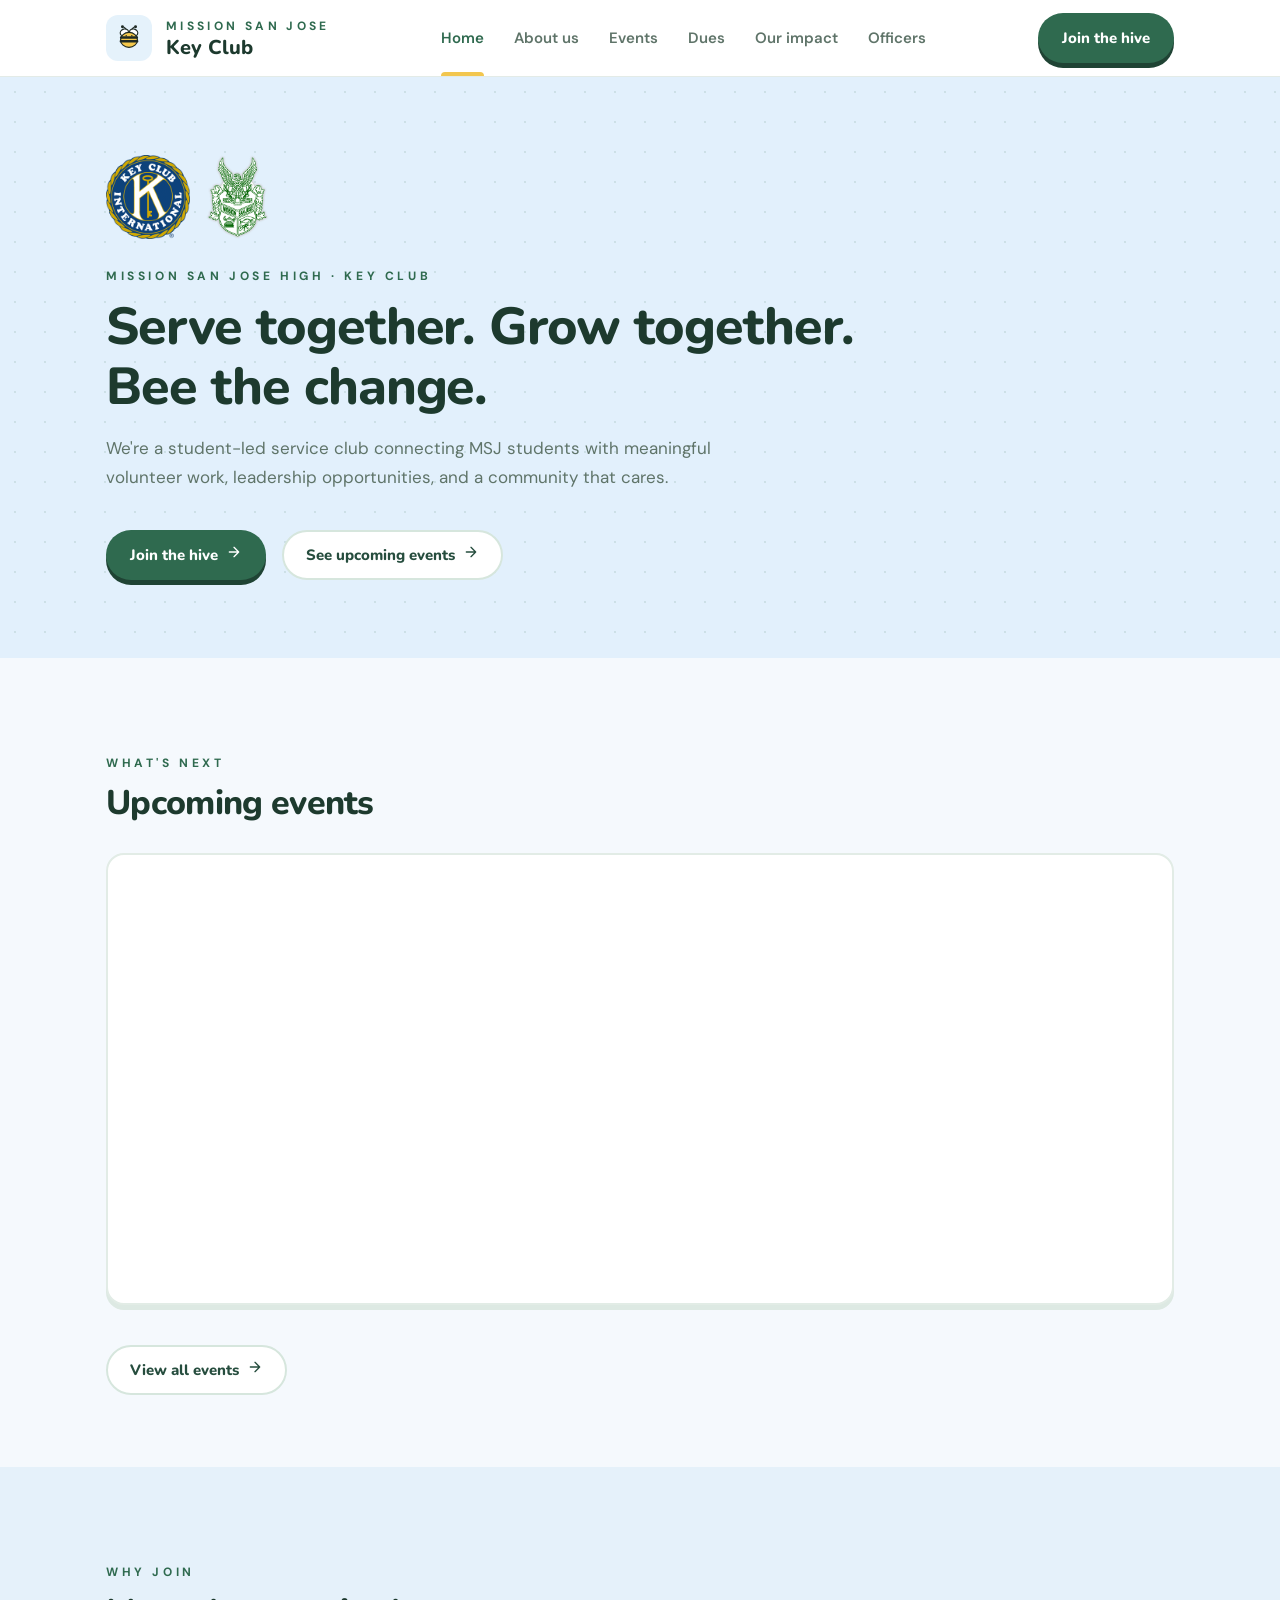
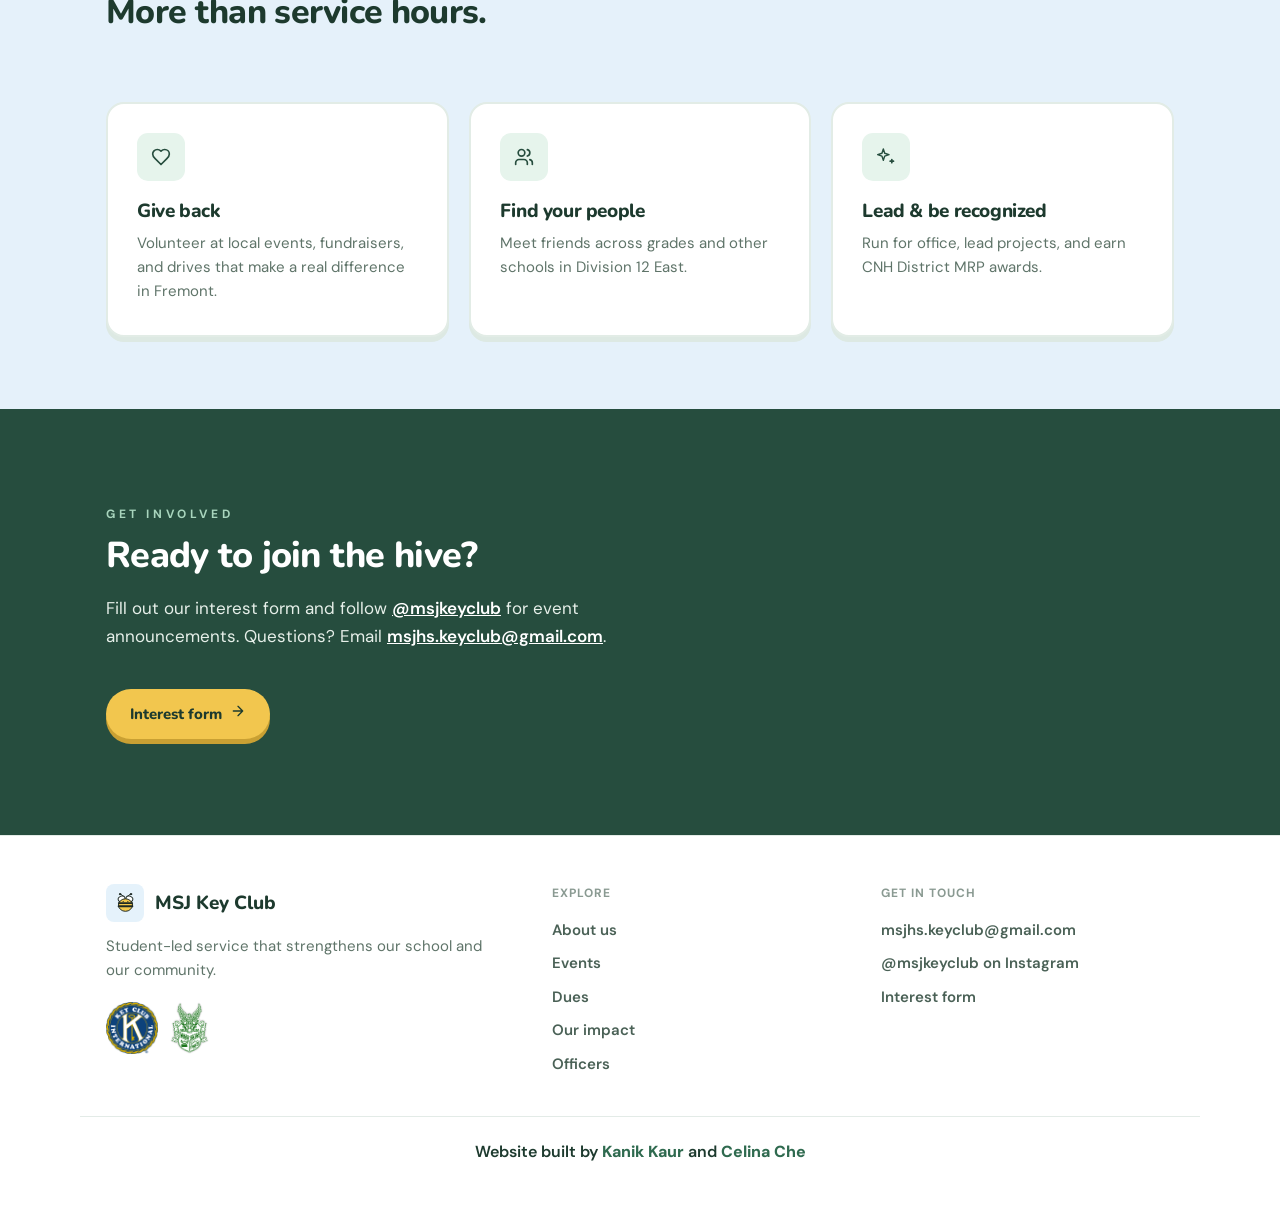
<file: index.html>
<!doctype html>
<html lang="en">
<head>
  <meta charset="utf-8">
  <meta name="viewport" content="width=device-width, initial-scale=1">
  <title>MSJ Key Club</title>
  <meta name="description" content="Mission San Jose High School Key Club — student-led service that strengthens our school and our community.">
  <link rel="icon" href="assets/bee.svg">
  <link rel="preconnect" href="https://fonts.googleapis.com"><link rel="preconnect" href="https://fonts.gstatic.com" crossorigin>
  <link href="https://fonts.googleapis.com/css2?family=DM+Sans:wght@400;500;600;700&family=Nunito:wght@700;800;900&display=swap" rel="stylesheet">
  <script>document.write('<link rel="stylesheet" href="styles.css?t=' + Math.floor(Date.now() / 60000) + '">');</script>
  <noscript><link rel="stylesheet" href="styles.css"></noscript>
</head>
<body data-page="home">
  <main>
    <section class="hero">
      <div class="container">
        <div class="logo-row">
          <img src="assets/key-club-international.png" alt="Key Club International logo">
          <img src="assets/msj-crest.png" alt="Mission San Jose High School crest">
        </div>
        <p class="eyebrow">Mission San Jose High · Key Club</p>
        <h1>Serve together. Grow together. Bee the change.</h1>
        <p class="lead">We're a student-led service club connecting MSJ students with meaningful volunteer work, leadership opportunities, and a community that cares.</p>
        <div class="btn-row">
          <a class="btn btn-primary" data-link="joinForm" target="_blank" rel="noopener">Join the hive <span data-icon="arrow"></span></a>
          <a class="btn btn-outline" href="events.html">See upcoming events <span data-icon="arrow"></span></a>
        </div>
      </div>
    </section>

    <section class="section">
      <div class="container">
        <p class="eyebrow">What's next</p>
        <h2>Upcoming events</h2>
        <div class="event-list" id="next-events"></div>
        <div class="btn-row" style="margin-top:40px"><a class="btn btn-outline" href="events.html">View all events <span data-icon="arrow"></span></a></div>
      </div>
    </section>

    <section class="section section-tint">
      <div class="container">
        <p class="eyebrow">Why join</p>
        <h2>More than service hours.</h2>
        <div class="grid-3" style="margin-top:70px">
          <div class="card reveal"><div class="icon-chip" data-icon="heart"></div><h3>Give back</h3><p>Volunteer at local events, fundraisers, and drives that make a real difference in Fremont.</p></div>
          <div class="card reveal"><div class="icon-chip" data-icon="users"></div><h3>Find your people</h3><p>Meet friends across grades and other schools in Division 12 East.</p></div>
          <div class="card reveal"><div class="icon-chip" data-icon="sparkles"></div><h3>Lead & be recognized</h3><p>Run for office, lead projects, and earn CNH District MRP awards.</p></div>
        </div>
      </div>
    </section>

    <section class="contact">
      <div class="container">
        <p class="eyebrow">Get involved</p>
        <h2>Ready to join the hive?</h2>
        <p class="lead">Fill out our interest form and follow <a href="https://www.instagram.com/msjkeyclub/" target="_blank" rel="noopener" style="color:#fff">@msjkeyclub</a> for event announcements. Questions? Email <a href="mailto:msjhs.keyclub@gmail.com" style="color:#fff">msjhs.keyclub@gmail.com</a>.</p>
        <div class="btn-row"><a class="btn btn-primary" style="background:var(--yellow);color:var(--ink);box-shadow:0 5px 0 #c9a033" data-link="joinForm" target="_blank" rel="noopener">Interest form <span data-icon="arrow"></span></a></div>
      </div>
    </section>
  </main>

  <script>
    // Load the shared content/menu files fresh (at most 1 minute old) so updates show up right away
    (function () { var v = Math.floor(Date.now() / 60000);
      document.write('<script src="data.js?t=' + v + '"><\/script><script src="main.js?t=' + v + '"><\/script>'); })();
  </script>
  <script>
    document.getElementById("next-events").innerHTML = KC.calendar("AGENDA", 420);
  </script>
</body>
</html>
</file>
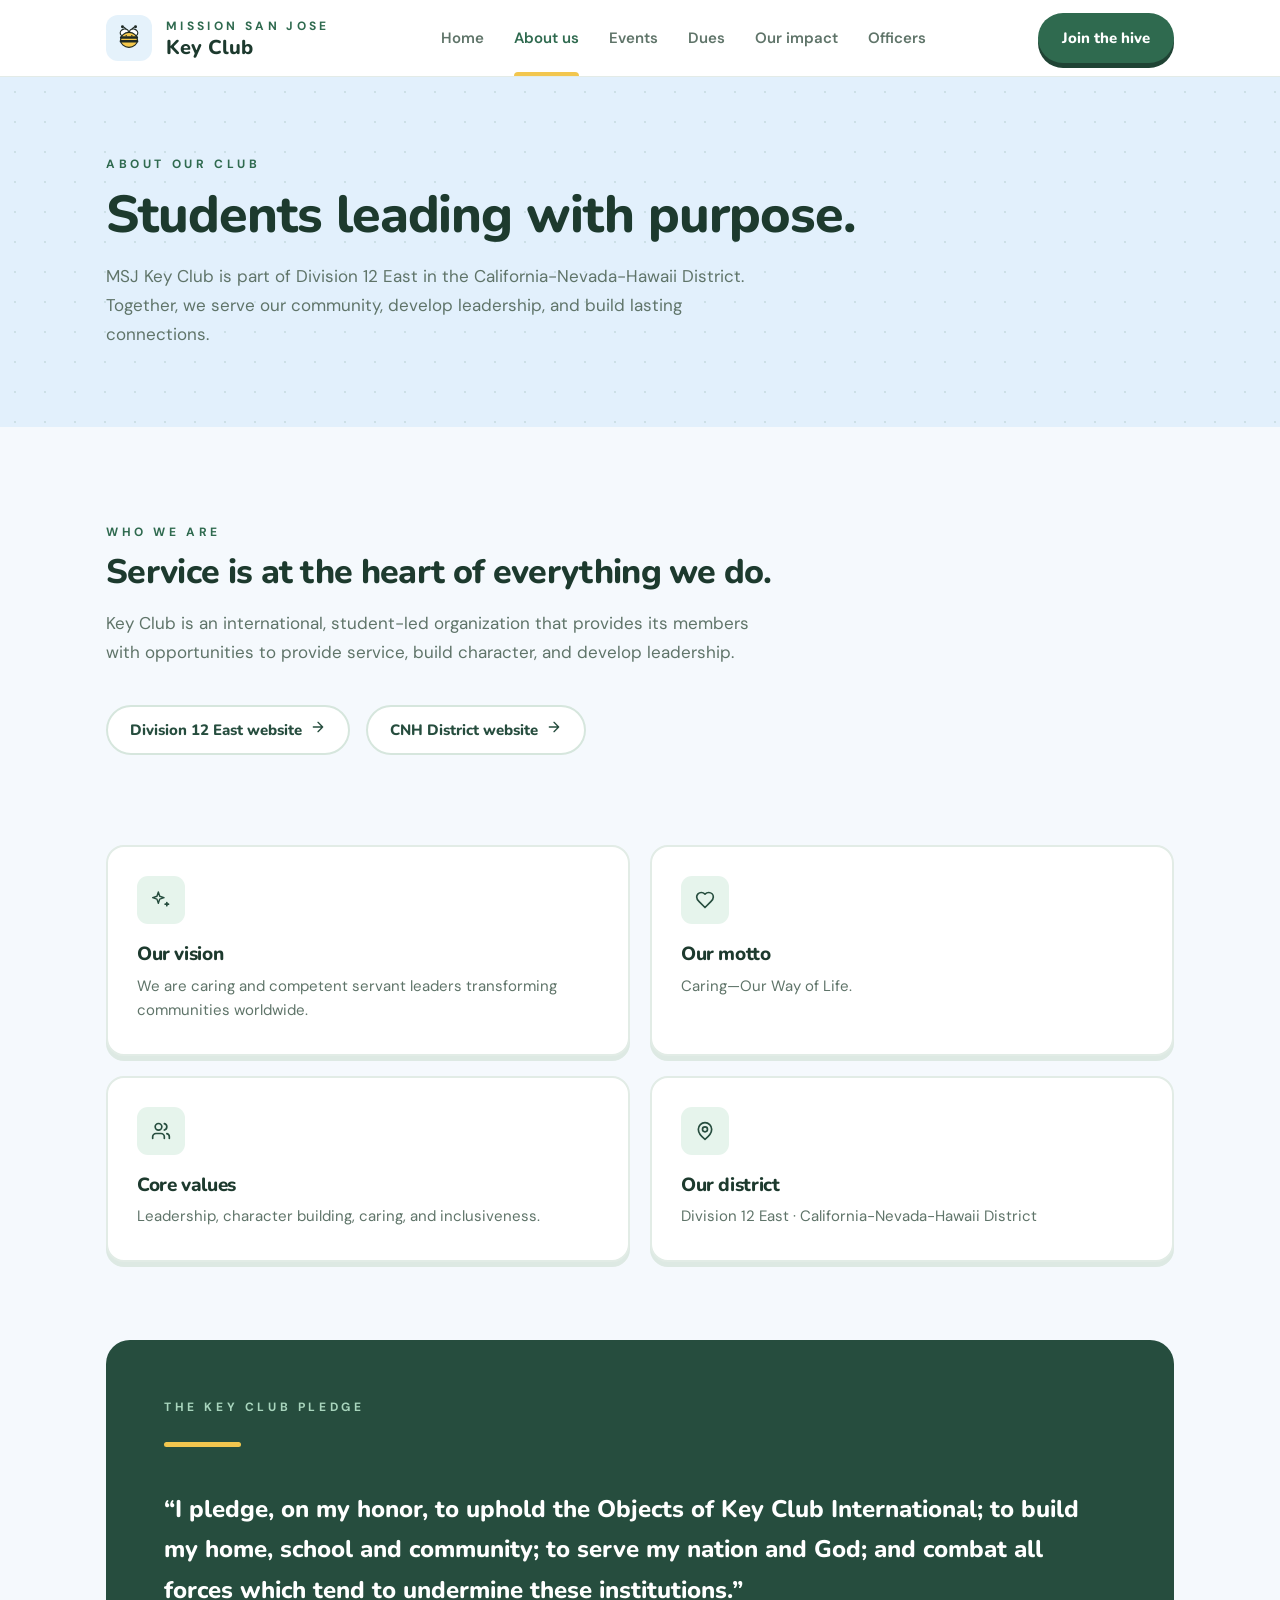
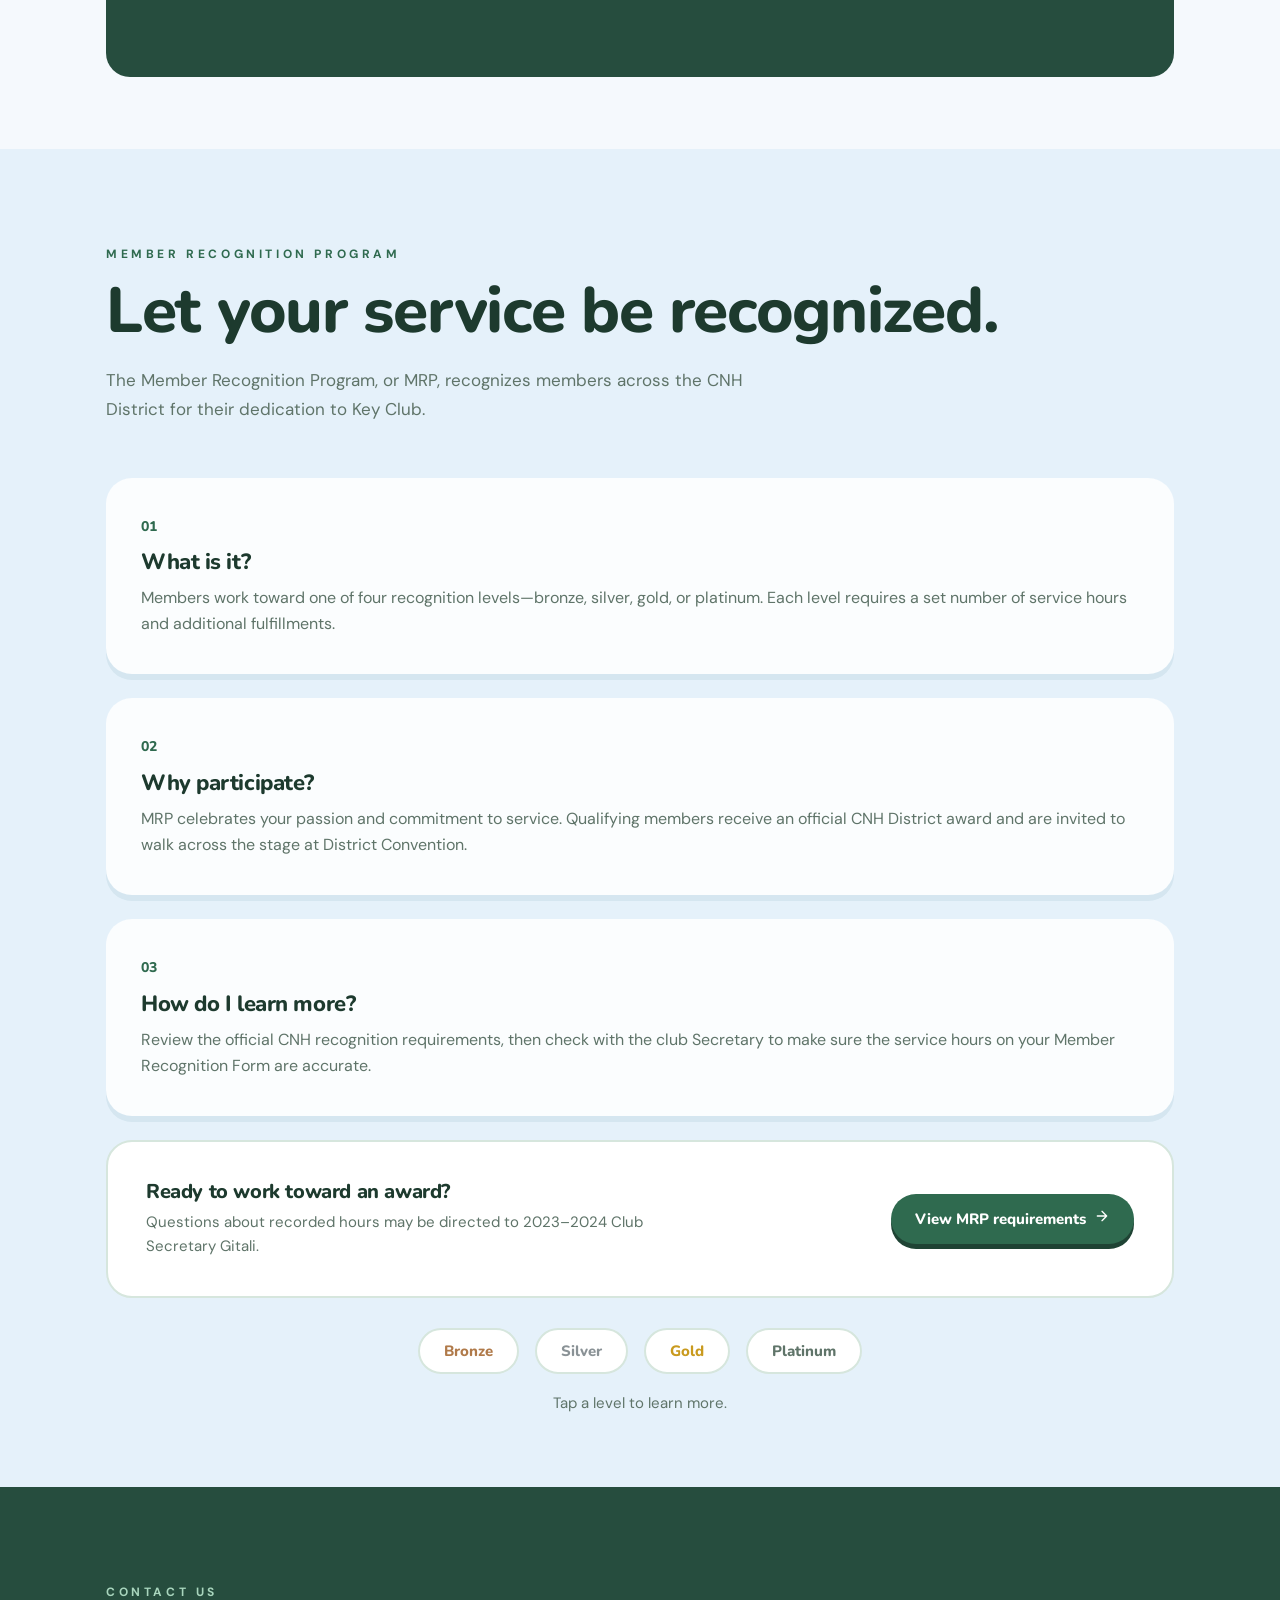
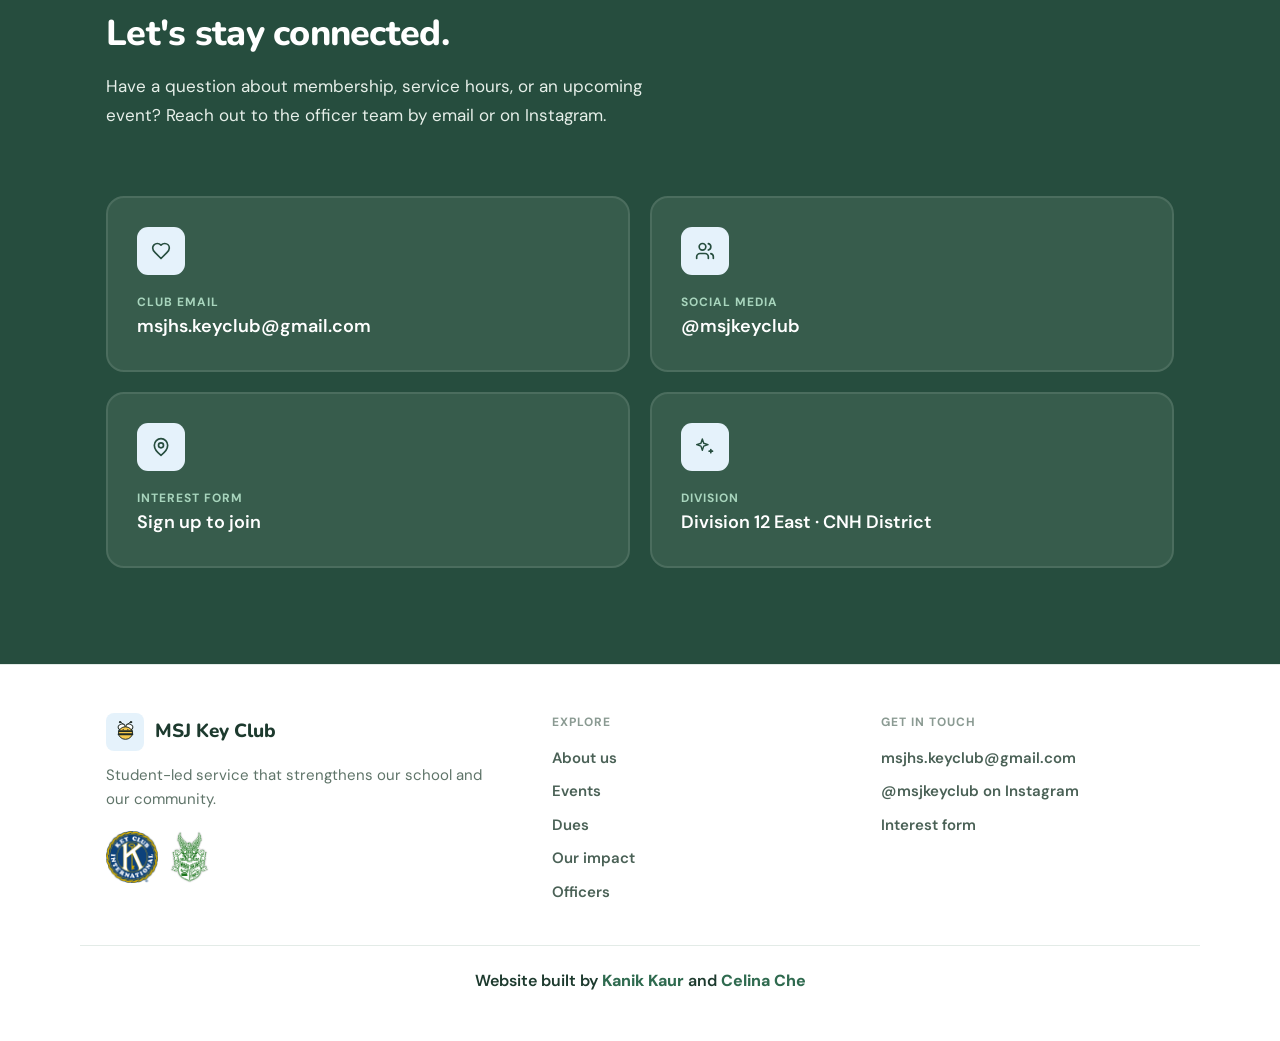
<file: about.html>
<!doctype html>
<html lang="en">
<head>
  <meta charset="utf-8">
  <meta name="viewport" content="width=device-width, initial-scale=1">
  <title>About Us · MSJ Key Club</title>
  <meta name="description" content="About Mission San Jose Key Club — Division 12 East, California-Nevada-Hawaii District.">
  <link rel="icon" href="assets/bee.svg">
  <link rel="preconnect" href="https://fonts.googleapis.com"><link rel="preconnect" href="https://fonts.gstatic.com" crossorigin>
  <link href="https://fonts.googleapis.com/css2?family=DM+Sans:wght@400;500;600;700&family=Nunito:wght@700;800;900&display=swap" rel="stylesheet">
  <script>document.write('<link rel="stylesheet" href="styles.css?t=' + Math.floor(Date.now() / 60000) + '">');</script>
  <noscript><link rel="stylesheet" href="styles.css"></noscript>
</head>
<body data-page="about">
  <main>
    <section class="hero">
      <div class="container">
        <p class="eyebrow">About our club</p>
        <h1>Students leading with purpose.</h1>
        <p class="lead">MSJ Key Club is part of Division 12 East in the California-Nevada-Hawaii District. Together, we serve our community, develop leadership, and build lasting connections.</p>
      </div>
    </section>

    <section class="section">
      <div class="container">
        <p class="eyebrow">Who we are</p>
        <h2>Service is at the heart of everything we do.</h2>
        <p class="lead">Key Club is an international, student-led organization that provides its members with opportunities to provide service, build character, and develop leadership.</p>
        <div class="btn-row">
          <a class="btn btn-outline" data-link="division" target="_blank" rel="noopener">Division 12 East website <span data-icon="arrow"></span></a>
          <a class="btn btn-outline" data-link="district" target="_blank" rel="noopener">CNH District website <span data-icon="arrow"></span></a>
        </div>

        <div class="grid-2" style="margin-top:90px">
          <div class="card reveal"><div class="icon-chip" data-icon="sparkles"></div><h3>Our vision</h3><p>We are caring and competent servant leaders transforming communities worldwide.</p></div>
          <div class="card reveal"><div class="icon-chip" data-icon="heart"></div><h3>Our motto</h3><p>Caring—Our Way of Life.</p></div>
          <div class="card reveal"><div class="icon-chip" data-icon="users"></div><h3>Core values</h3><p>Leadership, character building, caring, and inclusiveness.</p></div>
          <div class="card reveal"><div class="icon-chip" data-icon="pin"></div><h3>Our district</h3><p>Division 12 East · California-Nevada-Hawaii District</p></div>
        </div>

        <div class="pledge reveal">
          <p class="eyebrow">The Key Club pledge</p>
          <div class="bar"></div>
          <blockquote>“I pledge, on my honor, to uphold the Objects of Key Club International; to build my home, school and community; to serve my nation and God; and combat all forces which tend to undermine these institutions.”</blockquote>
        </div>
      </div>
    </section>

    <section class="section section-tint" id="mrp">
      <div class="container">
        <p class="eyebrow">Member recognition program</p>
        <h2 style="font-size:clamp(40px,5vw,82px)">Let your service be recognized.</h2>
        <p class="lead">The Member Recognition Program, or MRP, recognizes members across the CNH District for their dedication to Key Club.</p>
        <div class="steps">
          <div class="step reveal"><div class="num">01</div><h3>What is it?</h3><p>Members work toward one of four recognition levels—bronze, silver, gold, or platinum. Each level requires a set number of service hours and additional fulfillments.</p></div>
          <div class="step reveal"><div class="num">02</div><h3>Why participate?</h3><p>MRP celebrates your passion and commitment to service. Qualifying members receive an official CNH District award and are invited to walk across the stage at District Convention.</p></div>
          <div class="step reveal"><div class="num">03</div><h3>How do I learn more?</h3><p>Review the official CNH recognition requirements, then check with the club Secretary to make sure the service hours on your Member Recognition Form are accurate.</p></div>
        </div>
        <div class="cta-card reveal">
          <div>
            <h3>Ready to work toward an award?</h3>
            <p>Questions about recorded hours may be directed to <span data-text="secretary">the Club Secretary</span>.</p>
          </div>
          <a class="btn btn-primary" data-link="mrp" target="_blank" rel="noopener">View MRP requirements <span data-icon="arrow"></span></a>
        </div>
        <div class="levels" role="group" aria-label="Recognition levels">
          <button class="level bronze" aria-pressed="false">Bronze</button>
          <button class="level silver" aria-pressed="false">Silver</button>
          <button class="level gold" aria-pressed="false">Gold</button>
          <button class="level platinum" aria-pressed="false">Platinum</button>
        </div>
        <p class="level-detail" id="level-detail" aria-live="polite">Tap a level to learn more.</p>
      </div>
    </section>

    <section class="contact" id="contact">
      <div class="container">
        <p class="eyebrow">Contact us</p>
        <h2>Let's stay connected.</h2>
        <p class="lead">Have a question about membership, service hours, or an upcoming event? Reach out to the officer team by email or on Instagram.</p>
        <div class="grid-2 contact-grid" id="contact-grid"></div>
      </div>
    </section>
  </main>

  <script>
    // Load the shared content/menu files fresh (at most 1 minute old) so updates show up right away
    (function () { var v = Math.floor(Date.now() / 60000);
      document.write('<script src="data.js?t=' + v + '"><\/script><script src="main.js?t=' + v + '"><\/script>'); })();
  </script>
  <script>
    const C = window.CLUB;
    // MRP levels
    const detail = document.getElementById("level-detail");
    document.querySelectorAll(".level").forEach((b) => b.addEventListener("click", () => {
      document.querySelectorAll(".level").forEach((x) => x.setAttribute("aria-pressed", x === b));
      detail.textContent = C.mrpLevels[b.textContent.trim()];
    }));
    // Contact cards
    const card = (ic, label, value, href) => `
      <div class="contact-card reveal in"><div class="icon-chip">${icon(ic)}</div>
        <div class="label">${label}</div>
        ${href ? `<a class="value" href="${href}" target="_blank" rel="noopener">${KC.esc(value)}</a>` : `<div class="value">${KC.esc(value)}</div>`}
      </div>`;
    document.getElementById("contact-grid").innerHTML =
      card("heart", "Club email", C.contact.email || "Add club email address", C.contact.email && "mailto:" + C.contact.email) +
      card("users", "Social media", C.contact.social || "Add club social handle", C.contact.socialUrl) +
      card("pin", "Interest form", "Sign up to join", C.links.joinForm) +
      card("sparkles", "Division", "Division 12 East · CNH District", C.links.division);
  </script>
</body>
</html>
</file>
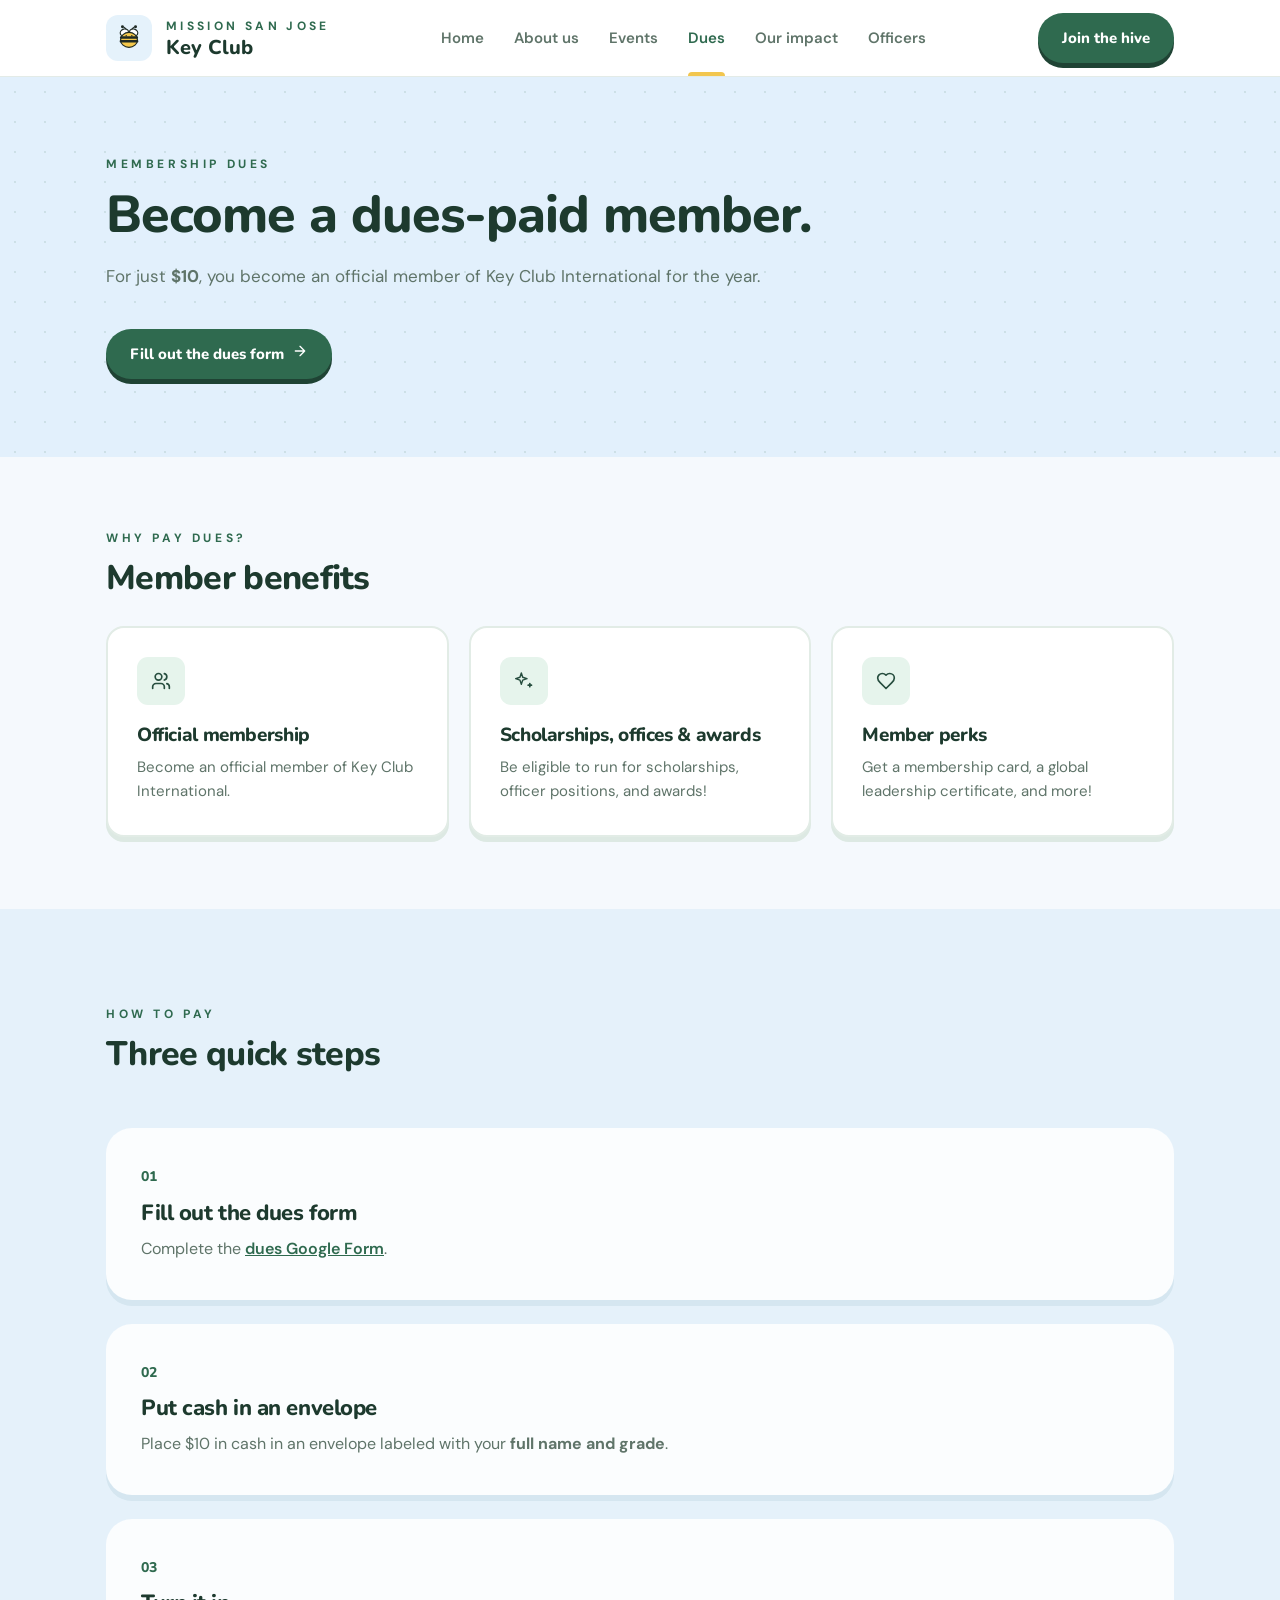
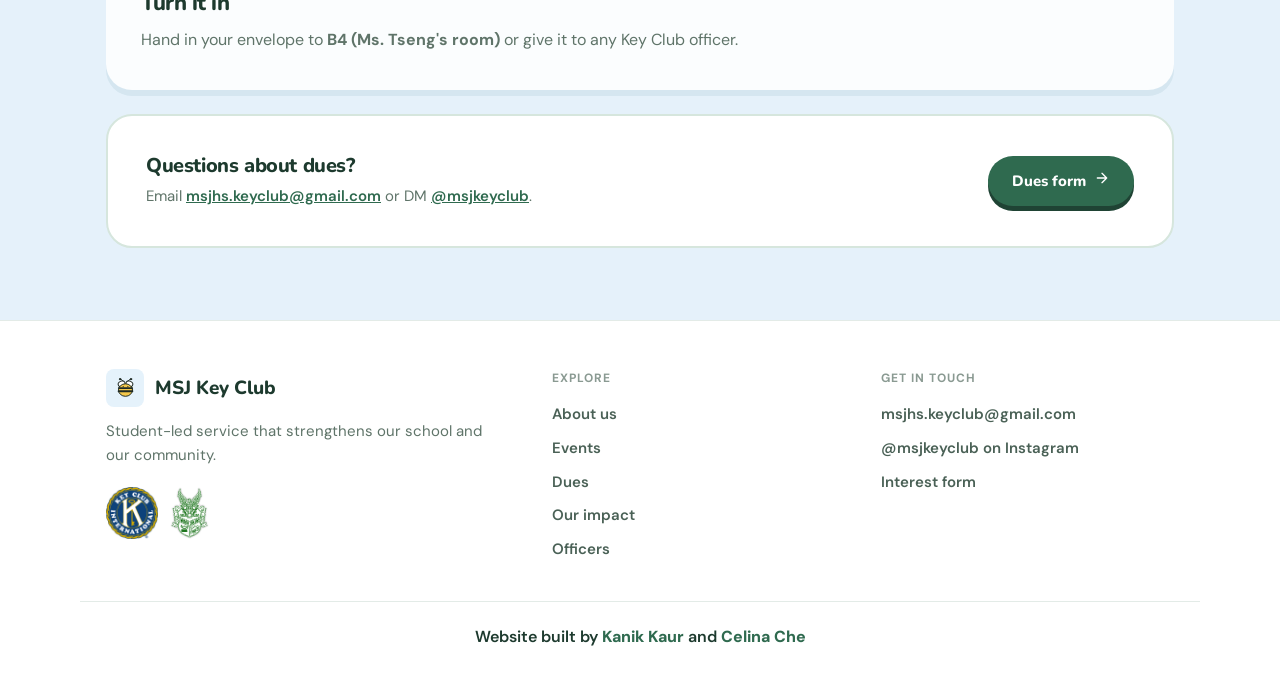
<file: dues.html>
<!doctype html>
<html lang="en">
<head>
  <meta charset="utf-8">
  <meta name="viewport" content="width=device-width, initial-scale=1">
  <title>Dues · MSJ Key Club</title>
  <meta name="description" content="How to become a dues-paid member of MSJ Key Club.">
  <link rel="icon" href="assets/bee.svg">
  <link rel="preconnect" href="https://fonts.googleapis.com"><link rel="preconnect" href="https://fonts.gstatic.com" crossorigin>
  <link href="https://fonts.googleapis.com/css2?family=DM+Sans:wght@400;500;600;700&family=Nunito:wght@700;800;900&display=swap" rel="stylesheet">
  <script>document.write('<link rel="stylesheet" href="styles.css?t=' + Math.floor(Date.now() / 60000) + '">');</script>
  <noscript><link rel="stylesheet" href="styles.css"></noscript>
</head>
<body data-page="dues">
  <main>
    <section class="hero">
      <div class="container">
        <p class="eyebrow">Membership dues</p>
        <h1>Become a dues-paid member.</h1>
        <p class="lead">For just <strong id="dues-amount">$10</strong>, you become an official member of Key Club International for the year.</p>
        <div class="btn-row">
          <a class="btn btn-primary" data-link="duesForm" target="_blank" rel="noopener">Fill out the dues form <span data-icon="arrow"></span></a>
        </div>
      </div>
    </section>

    <section class="section" style="padding-top:72px">
      <div class="container">
        <p class="eyebrow">Why pay dues?</p>
        <h2>Member benefits</h2>
        <div class="grid-3" style="margin-top:28px">
          <div class="card reveal"><div class="icon-chip" data-icon="users"></div><h3>Official membership</h3>
            <p>Become an official member of Key Club International.</p></div>
          <div class="card reveal"><div class="icon-chip" data-icon="sparkles"></div><h3>Scholarships, offices &amp; awards</h3>
            <p>Be eligible to run for scholarships, officer positions, and awards!</p></div>
          <div class="card reveal"><div class="icon-chip" data-icon="heart"></div><h3>Member perks</h3>
            <p>Get a membership card, a global leadership certificate, and more!</p></div>
        </div>
      </div>
    </section>

    <section class="section section-tint">
      <div class="container">
        <p class="eyebrow">How to pay</p>
        <h2>Three quick steps</h2>
        <div class="steps">
          <div class="step reveal"><div class="num">01</div><h3>Fill out the dues form</h3>
            <p>Complete the <a data-link="duesForm" target="_blank" rel="noopener">dues Google Form</a>.</p></div>
          <div class="step reveal"><div class="num">02</div><h3>Put cash in an envelope</h3>
            <p>Place <span class="dues-amt">$10</span> in cash in an envelope labeled with your <strong>full name and grade</strong>.</p></div>
          <div class="step reveal"><div class="num">03</div><h3>Turn it in</h3>
            <p>Hand in your envelope to <strong>B4 (Ms. Tseng's room)</strong> or give it to any Key Club officer.</p></div>
        </div>
        <div class="cta-card reveal">
          <div>
            <h3>Questions about dues?</h3>
            <p>Email <a id="email-link"></a> or DM <a data-link-social target="_blank" rel="noopener">@msjkeyclub</a>.</p>
          </div>
          <a class="btn btn-primary" data-link="duesForm" target="_blank" rel="noopener">Dues form <span data-icon="arrow"></span></a>
        </div>
      </div>
    </section>
  </main>

  <script>
    // Load the shared content/menu files fresh (at most 1 minute old) so updates show up right away
    (function () { var v = Math.floor(Date.now() / 60000);
      document.write('<script src="data.js?t=' + v + '"><\/script><script src="main.js?t=' + v + '"><\/script>'); })();
  </script>
  <script>
    const C = window.CLUB;
    document.getElementById("dues-amount").textContent = C.dues.amount;
    document.querySelectorAll(".dues-amt").forEach((el) => (el.textContent = C.dues.amount));
    const e = document.getElementById("email-link");
    e.href = "mailto:" + C.contact.email; e.textContent = C.contact.email;
    document.querySelectorAll("[data-link-social]").forEach((a) => (a.href = C.contact.socialUrl));
  </script>
</body>
</html>
</file>
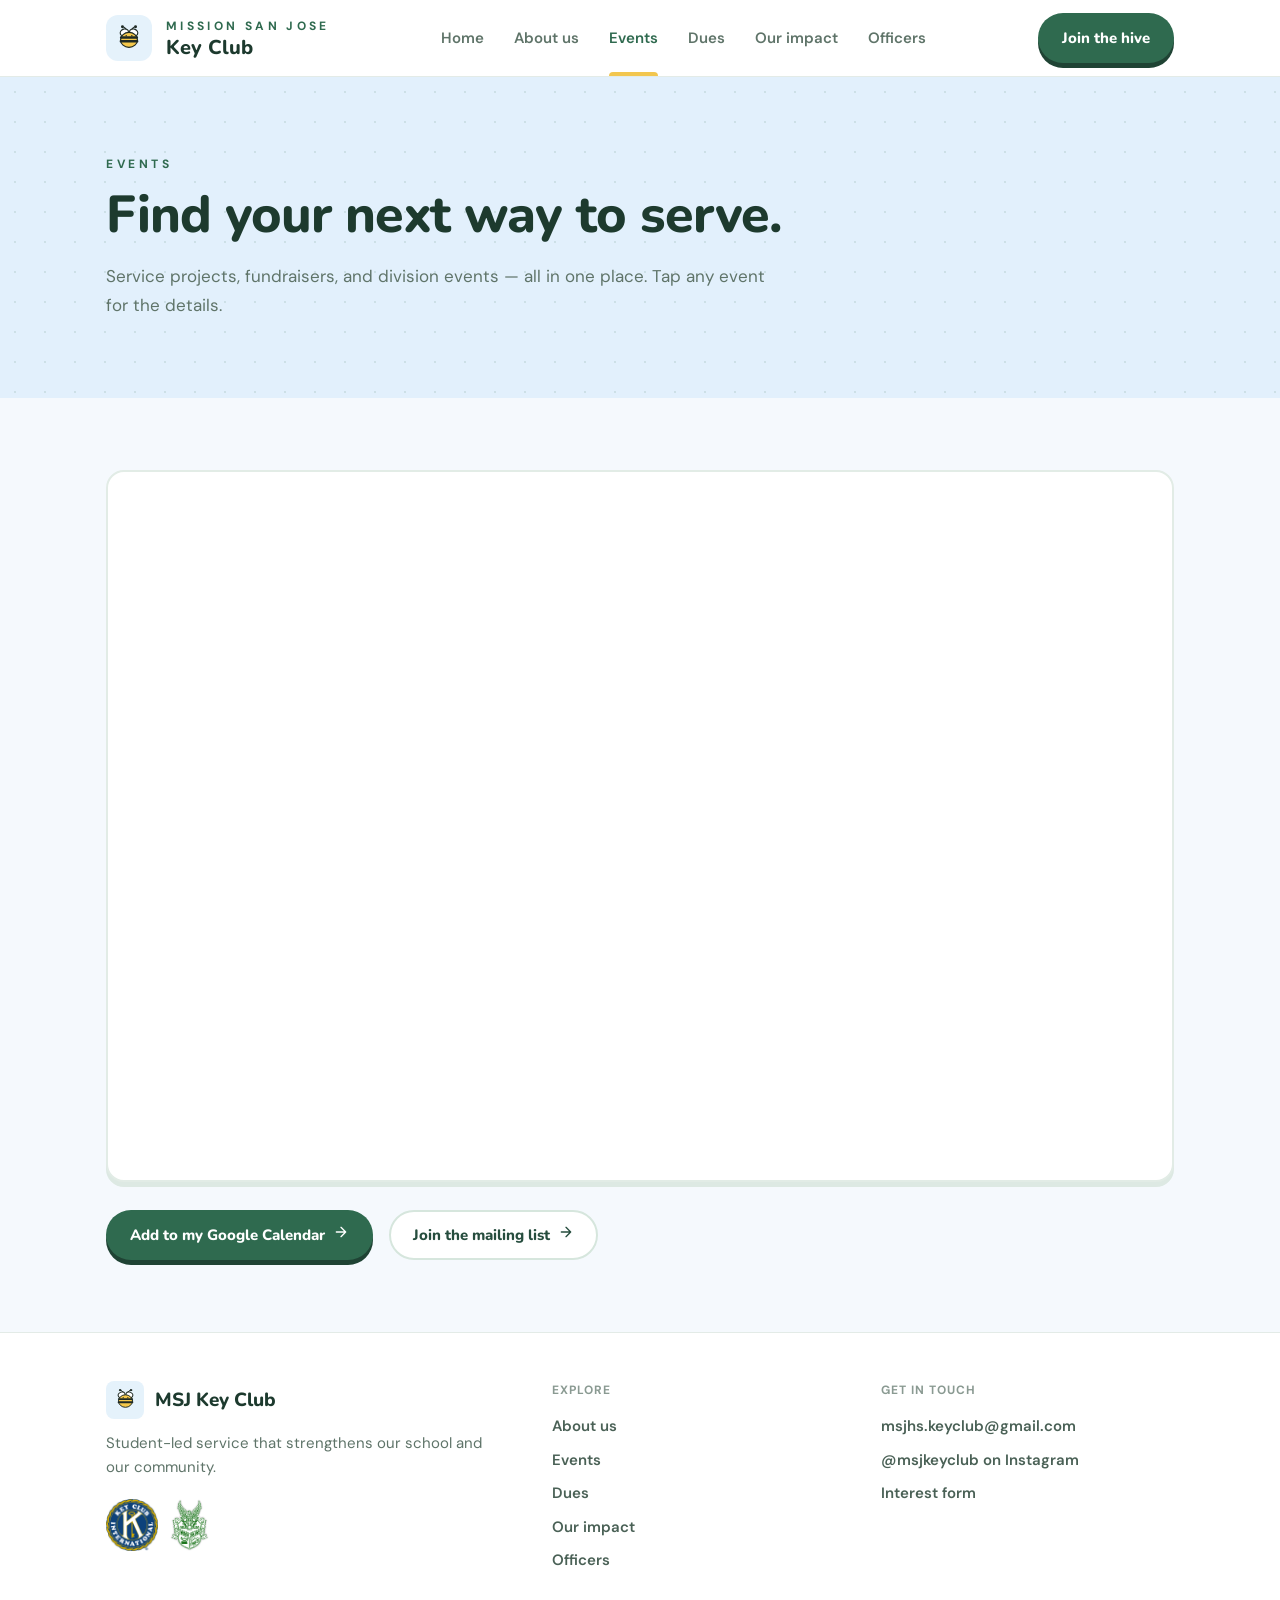
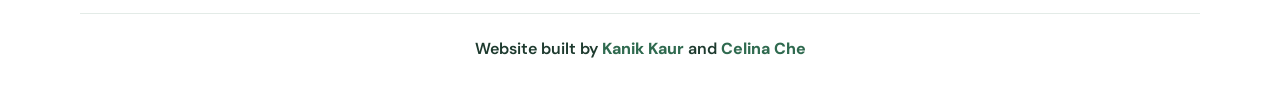
<file: events.html>
<!doctype html>
<html lang="en">
<head>
  <meta charset="utf-8">
  <meta name="viewport" content="width=device-width, initial-scale=1">
  <title>Events · MSJ Key Club</title>
  <link rel="icon" href="assets/bee.svg">
  <link rel="preconnect" href="https://fonts.googleapis.com"><link rel="preconnect" href="https://fonts.gstatic.com" crossorigin>
  <link href="https://fonts.googleapis.com/css2?family=DM+Sans:wght@400;500;600;700&family=Nunito:wght@700;800;900&display=swap" rel="stylesheet">
  <script>document.write('<link rel="stylesheet" href="styles.css?t=' + Math.floor(Date.now() / 60000) + '">');</script>
  <noscript><link rel="stylesheet" href="styles.css"></noscript>
</head>
<body data-page="events">
  <main>
    <section class="hero">
      <div class="container">
        <p class="eyebrow">Events</p>
        <h1>Find your next way to serve.</h1>
        <p class="lead">Service projects, fundraisers, and division events — all in one place. Tap any event for the details.</p>
      </div>
    </section>

    <section class="section" style="padding-top:72px">
      <div class="container">
        <div id="calendar"></div>
        <div class="btn-row" id="cal-actions" hidden style="margin-top:28px">
          <a class="btn btn-primary" id="subscribe" target="_blank" rel="noopener">Add to my Google Calendar <span data-icon="arrow"></span></a>
          <a class="btn btn-outline" data-link="joinForm" target="_blank" rel="noopener">Join the mailing list <span data-icon="arrow"></span></a>
        </div>
      </div>
    </section>
  </main>

  <script>
    // Load the shared content/menu files fresh (at most 1 minute old) so updates show up right away
    (function () { var v = Math.floor(Date.now() / 60000);
      document.write('<script src="data.js?t=' + v + '"><\/script><script src="main.js?t=' + v + '"><\/script>'); })();
  </script>
  <script>
    const phone = matchMedia("(max-width: 860px)").matches;
    document.getElementById("calendar").innerHTML = KC.calendar(phone ? "AGENDA" : "MONTH", phone ? 560 : 680);
    if (window.CLUB.calendarId) {
      document.getElementById("cal-actions").hidden = false;
      document.getElementById("subscribe").href = KC.subscribeLink();
    }
  </script>
</body>
</html>
</file>
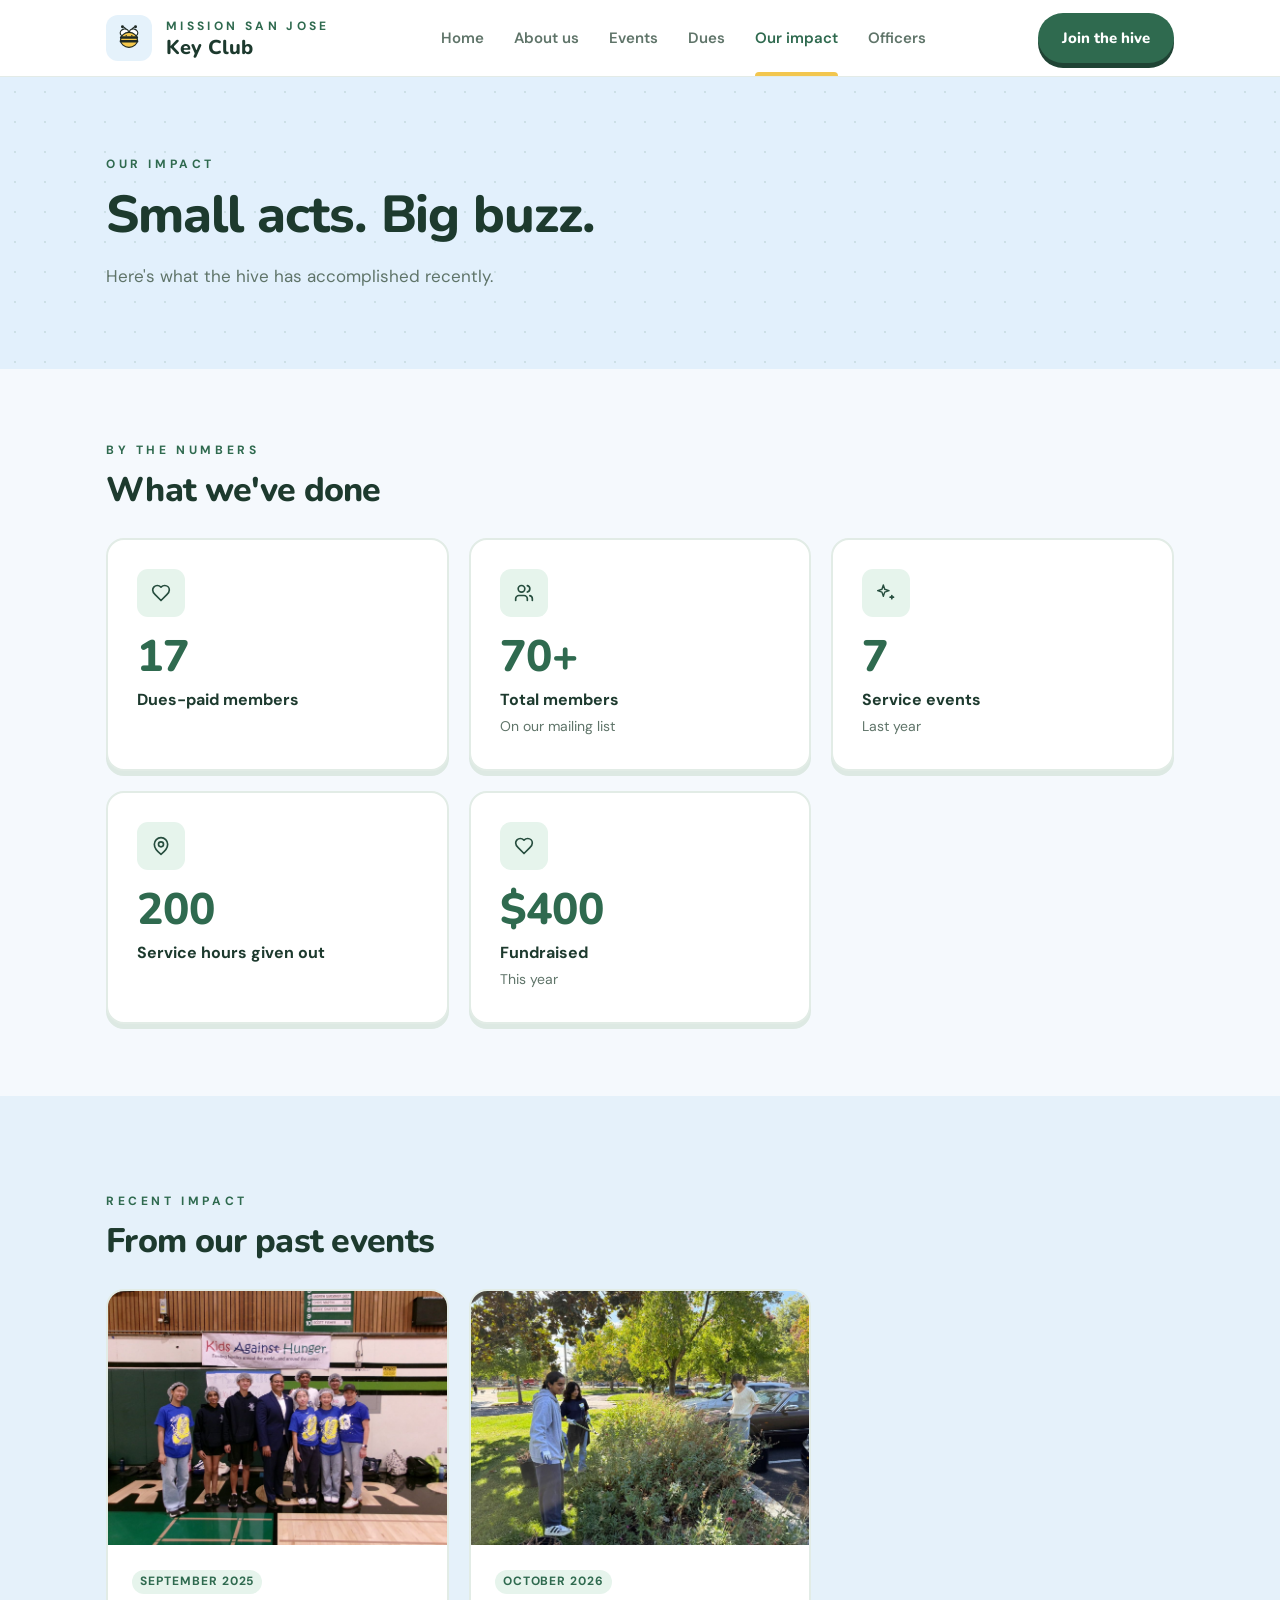
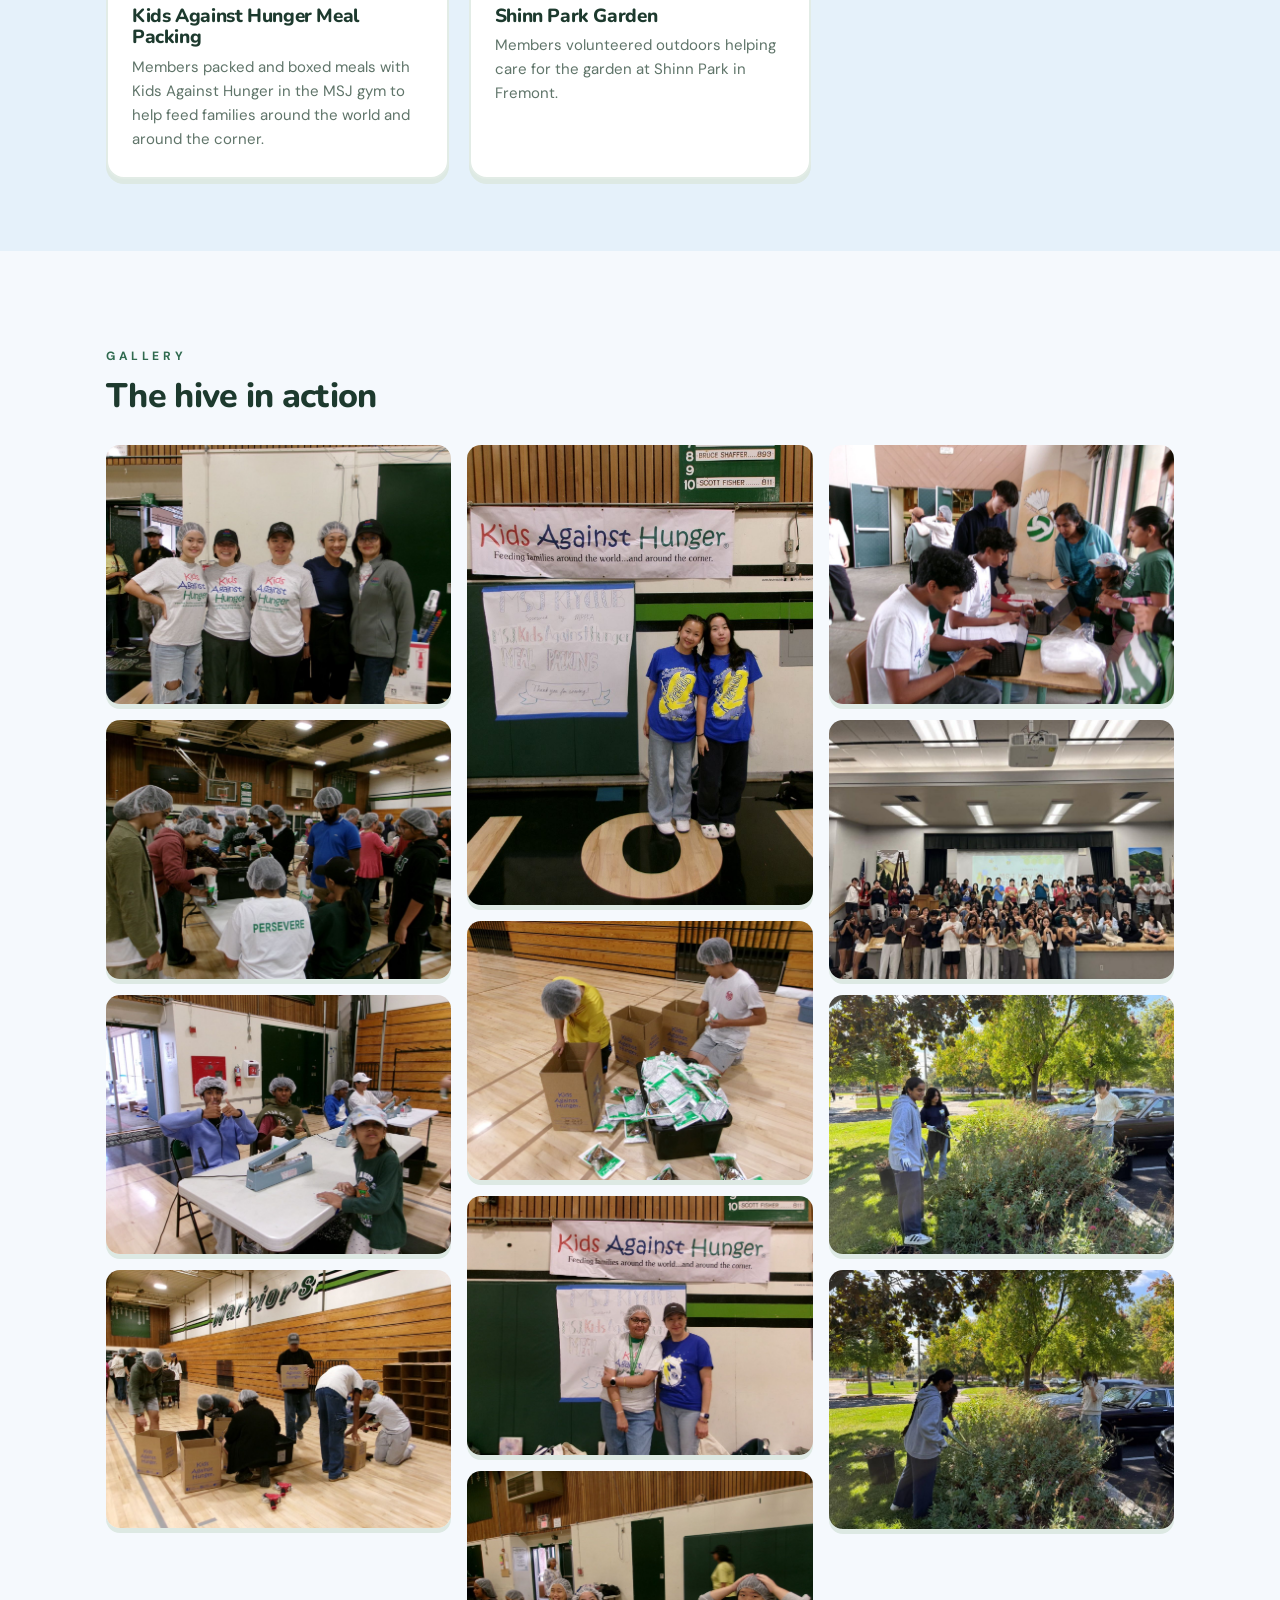
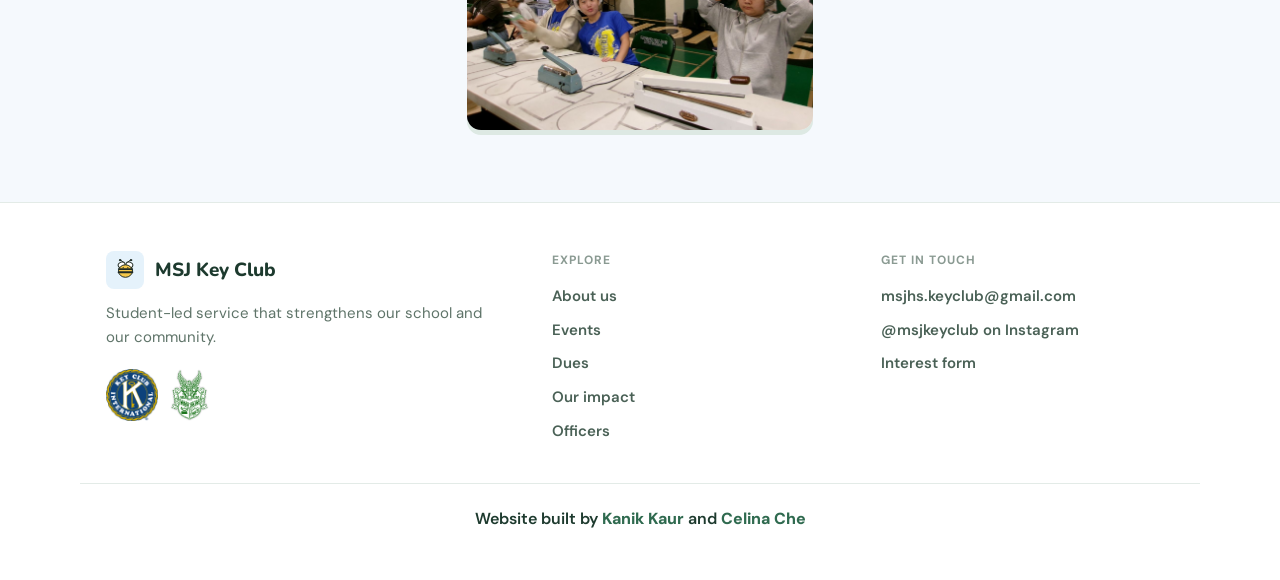
<file: impact.html>
<!doctype html>
<html lang="en">
<head>
  <meta charset="utf-8">
  <meta name="viewport" content="width=device-width, initial-scale=1">
  <title>Our Impact · MSJ Key Club</title>
  <link rel="icon" href="assets/bee.svg">
  <link rel="preconnect" href="https://fonts.googleapis.com"><link rel="preconnect" href="https://fonts.gstatic.com" crossorigin>
  <link href="https://fonts.googleapis.com/css2?family=DM+Sans:wght@400;500;600;700&family=Nunito:wght@700;800;900&display=swap" rel="stylesheet">
  <script>document.write('<link rel="stylesheet" href="styles.css?t=' + Math.floor(Date.now() / 60000) + '">');</script>
  <noscript><link rel="stylesheet" href="styles.css"></noscript>
</head>
<body data-page="impact">
  <main>
    <section class="hero">
      <div class="container">
        <p class="eyebrow">Our impact</p>
        <h1>Small acts. Big buzz.</h1>
        <p class="lead">Here's what the hive has accomplished recently.</p>
      </div>
    </section>

    <section class="section" id="stats-section" style="padding-top:72px" hidden>
      <div class="container">
        <p class="eyebrow">By the numbers</p>
        <h2>What we've done</h2>
        <div class="grid-3" id="stats" style="margin-top:28px"></div>
      </div>
    </section>

    <section class="section section-tint" id="recent-section" hidden>
      <div class="container">
        <p class="eyebrow">Recent impact</p>
        <h2>From our past events</h2>
        <div class="grid-3" id="recent" style="margin-top:28px"></div>
      </div>
    </section>

    <section class="section" id="gallery-section" hidden>
      <div class="container">
        <p class="eyebrow">Gallery</p>
        <h2>The hive in action</h2>
        <div class="gallery" id="gallery" style="margin-top:28px"></div>
      </div>
    </section>

    <dialog class="lightbox" id="lightbox" aria-label="Photo">
      <button class="lightbox-close" aria-label="Close">&times;</button>
      <img alt="">
      <p class="lightbox-caption"></p>
    </dialog>

    <section class="section" id="empty-section" style="padding-top:72px" hidden>
      <div class="container">
        <p class="empty">Photos and numbers from our recent events are coming soon. Follow <a data-link-social target="_blank" rel="noopener">@msjkeyclub</a> to see what we've been up to!</p>
      </div>
    </section>
  </main>

  <script>
    // Load the shared content/menu files fresh (at most 1 minute old) so updates show up right away
    (function () { var v = Math.floor(Date.now() / 60000);
      document.write('<script src="data.js?t=' + v + '"><\/script><script src="main.js?t=' + v + '"><\/script>'); })();
  </script>
  <script>
    const C = window.CLUB;
    const stats = C.impactStats || [];
    const recent = C.recentImpact || [];
    const ICONS = ["heart", "users", "sparkles", "pin"];

    if (stats.length) {
      document.getElementById("stats-section").hidden = false;
      document.getElementById("stats").innerHTML = stats.map((s, i) => `
        <div class="card goal reveal">
          <div class="icon-chip">${icon(ICONS[i % ICONS.length])}</div>
          <div class="n" data-i="${i}">${(s.prefix || "") + Number(s.value).toLocaleString() + (s.suffix || "")}</div>
          <div class="l">${KC.esc(s.label)}</div>
          ${s.note ? `<div class="note">${KC.esc(s.note)}</div>` : ""}
        </div>`).join("");
    }

    if (recent.length) {
      document.getElementById("recent-section").hidden = false;
      document.getElementById("recent").innerHTML = recent.map((r) => {
        const date = r.date ? KC.parseDate(r.date).toLocaleDateString("en-US", { month: "long", year: "numeric" }) : "";
        return `<article class="card impact-card reveal in">
          ${r.photo ? `<img src="${KC.esc(r.photo)}" alt="${KC.esc(r.title)}" loading="lazy">` : ""}
          <div class="impact-body">
            ${date ? `<span class="tag">${date}</span>` : ""}
            <h3>${KC.esc(r.title)}</h3>
            ${r.text ? `<p>${KC.esc(r.text)}</p>` : ""}
          </div>
        </article>`;
      }).join("");
    }

    const gallery = C.impactGallery || [];
    if (gallery.length) {
      document.getElementById("gallery-section").hidden = false;
      document.getElementById("gallery").innerHTML = gallery.map((g, i) => `
        <button class="gallery-item" data-i="${i}" aria-label="View photo: ${KC.esc(g.caption || "")}">
          <img src="${KC.esc(g.src)}" alt="${KC.esc(g.caption || "")}" loading="lazy">
        </button>`).join("");
      const box = document.getElementById("lightbox");
      document.getElementById("gallery").addEventListener("click", (e) => {
        const b = e.target.closest(".gallery-item"); if (!b) return;
        const g = gallery[b.dataset.i];
        box.querySelector("img").src = g.src; box.querySelector("img").alt = g.caption || "";
        box.querySelector(".lightbox-caption").textContent = g.caption || "";
        box.showModal();
      });
      box.addEventListener("click", (e) => { if (e.target === box || e.target.closest(".lightbox-close")) box.close(); });
    }

    if (!stats.length && !recent.length && !gallery.length) {
      document.getElementById("empty-section").hidden = false;
      document.querySelectorAll("[data-link-social]").forEach((a) => (a.href = C.contact.socialUrl));
    }

    const io = new IntersectionObserver((entries) => entries.forEach((e) => {
      if (!e.isIntersecting) return;
      io.unobserve(e.target);
      e.target.classList.add("in");
      const n = e.target.querySelector(".n");
      if (n) { const s = stats[n.dataset.i]; KC.countUp(n, s.value, s.prefix || "", s.suffix || ""); }
    }), { threshold: 0.3 });
    document.querySelectorAll("#stats .goal").forEach((el) => io.observe(el));
  </script>
</body>
</html>
</file>
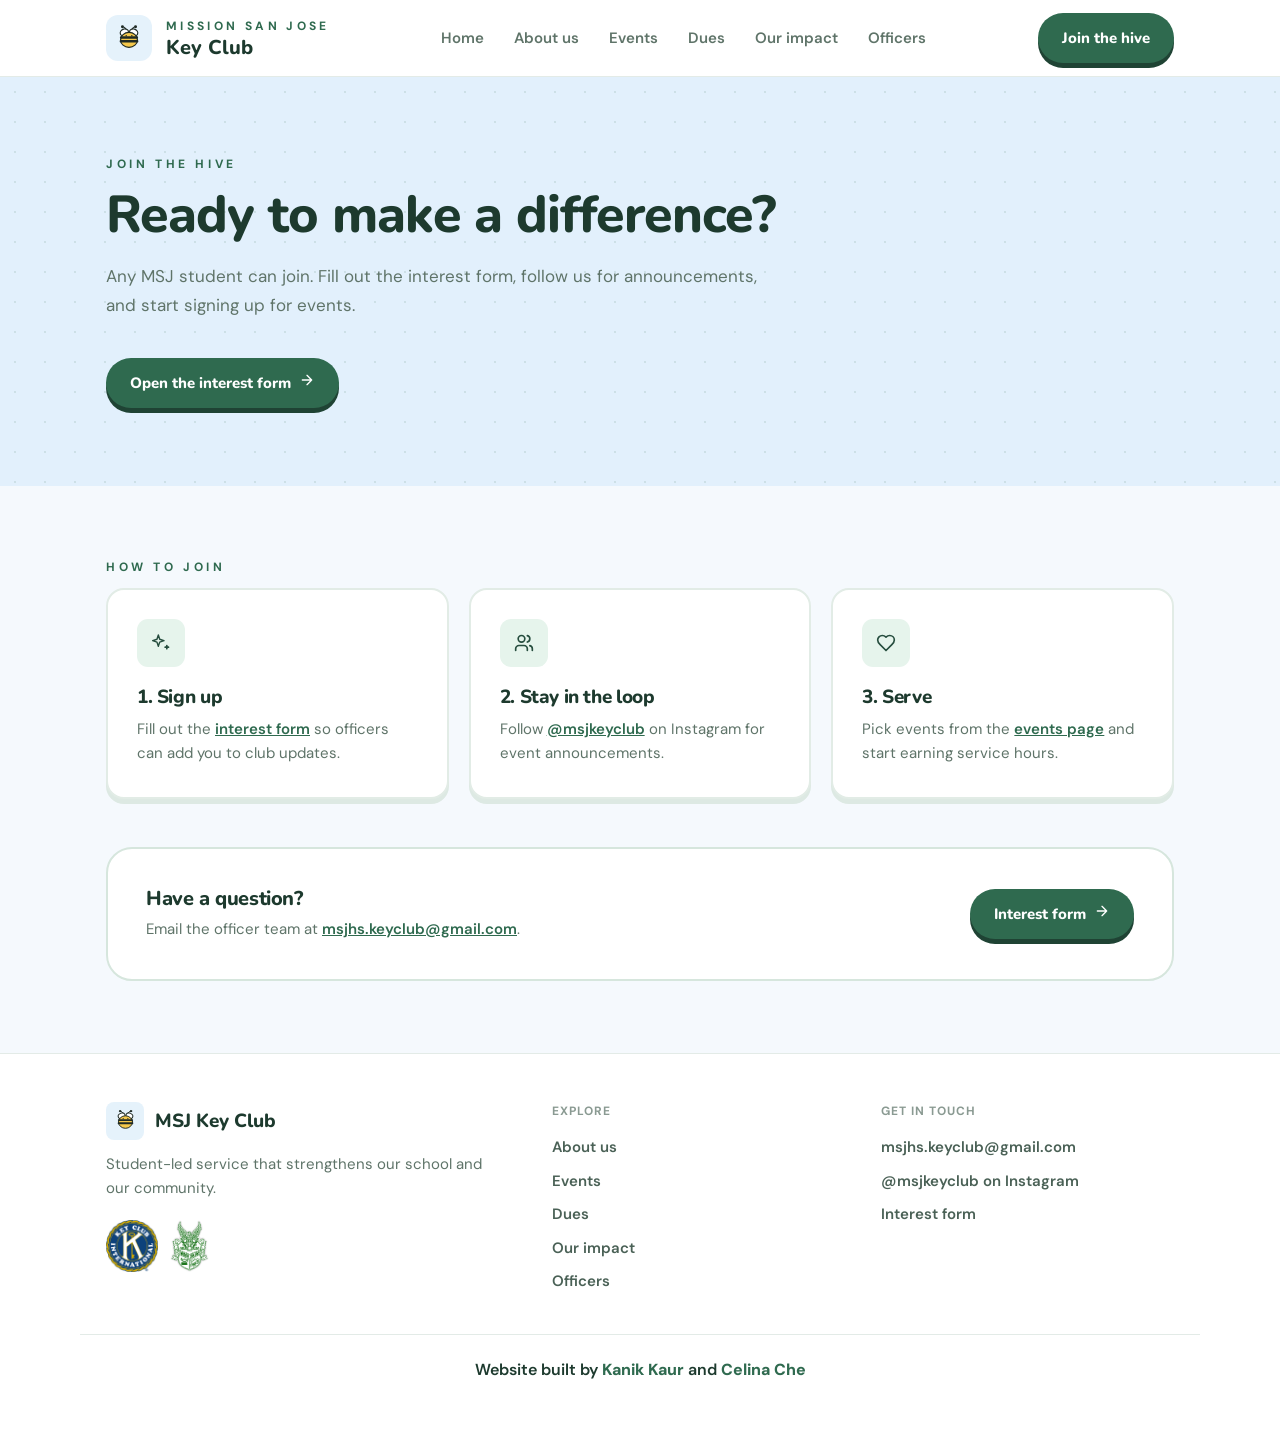
<file: join.html>
<!doctype html>
<html lang="en">
<head>
  <meta charset="utf-8">
  <meta name="viewport" content="width=device-width, initial-scale=1">
  <title>Join · MSJ Key Club</title>
  <link rel="icon" href="assets/bee.svg">
  <link rel="preconnect" href="https://fonts.googleapis.com"><link rel="preconnect" href="https://fonts.gstatic.com" crossorigin>
  <link href="https://fonts.googleapis.com/css2?family=DM+Sans:wght@400;500;600;700&family=Nunito:wght@700;800;900&display=swap" rel="stylesheet">
  <script>document.write('<link rel="stylesheet" href="styles.css?t=' + Math.floor(Date.now() / 60000) + '">');</script>
  <noscript><link rel="stylesheet" href="styles.css"></noscript>
</head>
<body data-page="join">
  <main>
    <section class="hero">
      <div class="container">
        <p class="eyebrow">Join the hive</p>
        <h1>Ready to make a difference?</h1>
        <p class="lead">Any MSJ student can join. Fill out the interest form, follow us for announcements, and start signing up for events.</p>
        <div class="btn-row">
          <a class="btn btn-primary" data-link="joinForm" target="_blank" rel="noopener">Open the interest form <span data-icon="arrow"></span></a>
        </div>
      </div>
    </section>

    <section class="section" style="padding-top:72px">
      <div class="container">
        <p class="eyebrow">How to join</p>
        <div class="grid-3">
          <div class="card reveal"><div class="icon-chip" data-icon="sparkles"></div><h3>1. Sign up</h3>
            <p>Fill out the <a data-link="joinForm" target="_blank" rel="noopener">interest form</a> so officers can add you to club updates.</p></div>
          <div class="card reveal"><div class="icon-chip" data-icon="users"></div><h3>2. Stay in the loop</h3>
            <p>Follow <a data-link-social target="_blank" rel="noopener">@msjkeyclub</a> on Instagram for event announcements.</p></div>
          <div class="card reveal"><div class="icon-chip" data-icon="heart"></div><h3>3. Serve</h3>
            <p>Pick events from the <a href="events.html">events page</a> and start earning service hours.</p></div>
        </div>

        <div class="cta-card reveal" style="margin-top:48px">
          <div>
            <h3>Have a question?</h3>
            <p>Email the officer team at <a id="email-link"></a>.</p>
          </div>
          <a class="btn btn-primary" data-link="joinForm" target="_blank" rel="noopener">Interest form <span data-icon="arrow"></span></a>
        </div>
      </div>
    </section>
  </main>

  <script>
    // Load the shared content/menu files fresh (at most 1 minute old) so updates show up right away
    (function () { var v = Math.floor(Date.now() / 60000);
      document.write('<script src="data.js?t=' + v + '"><\/script><script src="main.js?t=' + v + '"><\/script>'); })();
  </script>
  <script>
    const C = window.CLUB;
    document.querySelectorAll("[data-link-social]").forEach((a) => (a.href = C.contact.socialUrl));
    const e = document.getElementById("email-link");
    e.href = "mailto:" + C.contact.email; e.textContent = C.contact.email;
  </script>
</body>
</html>
</file>
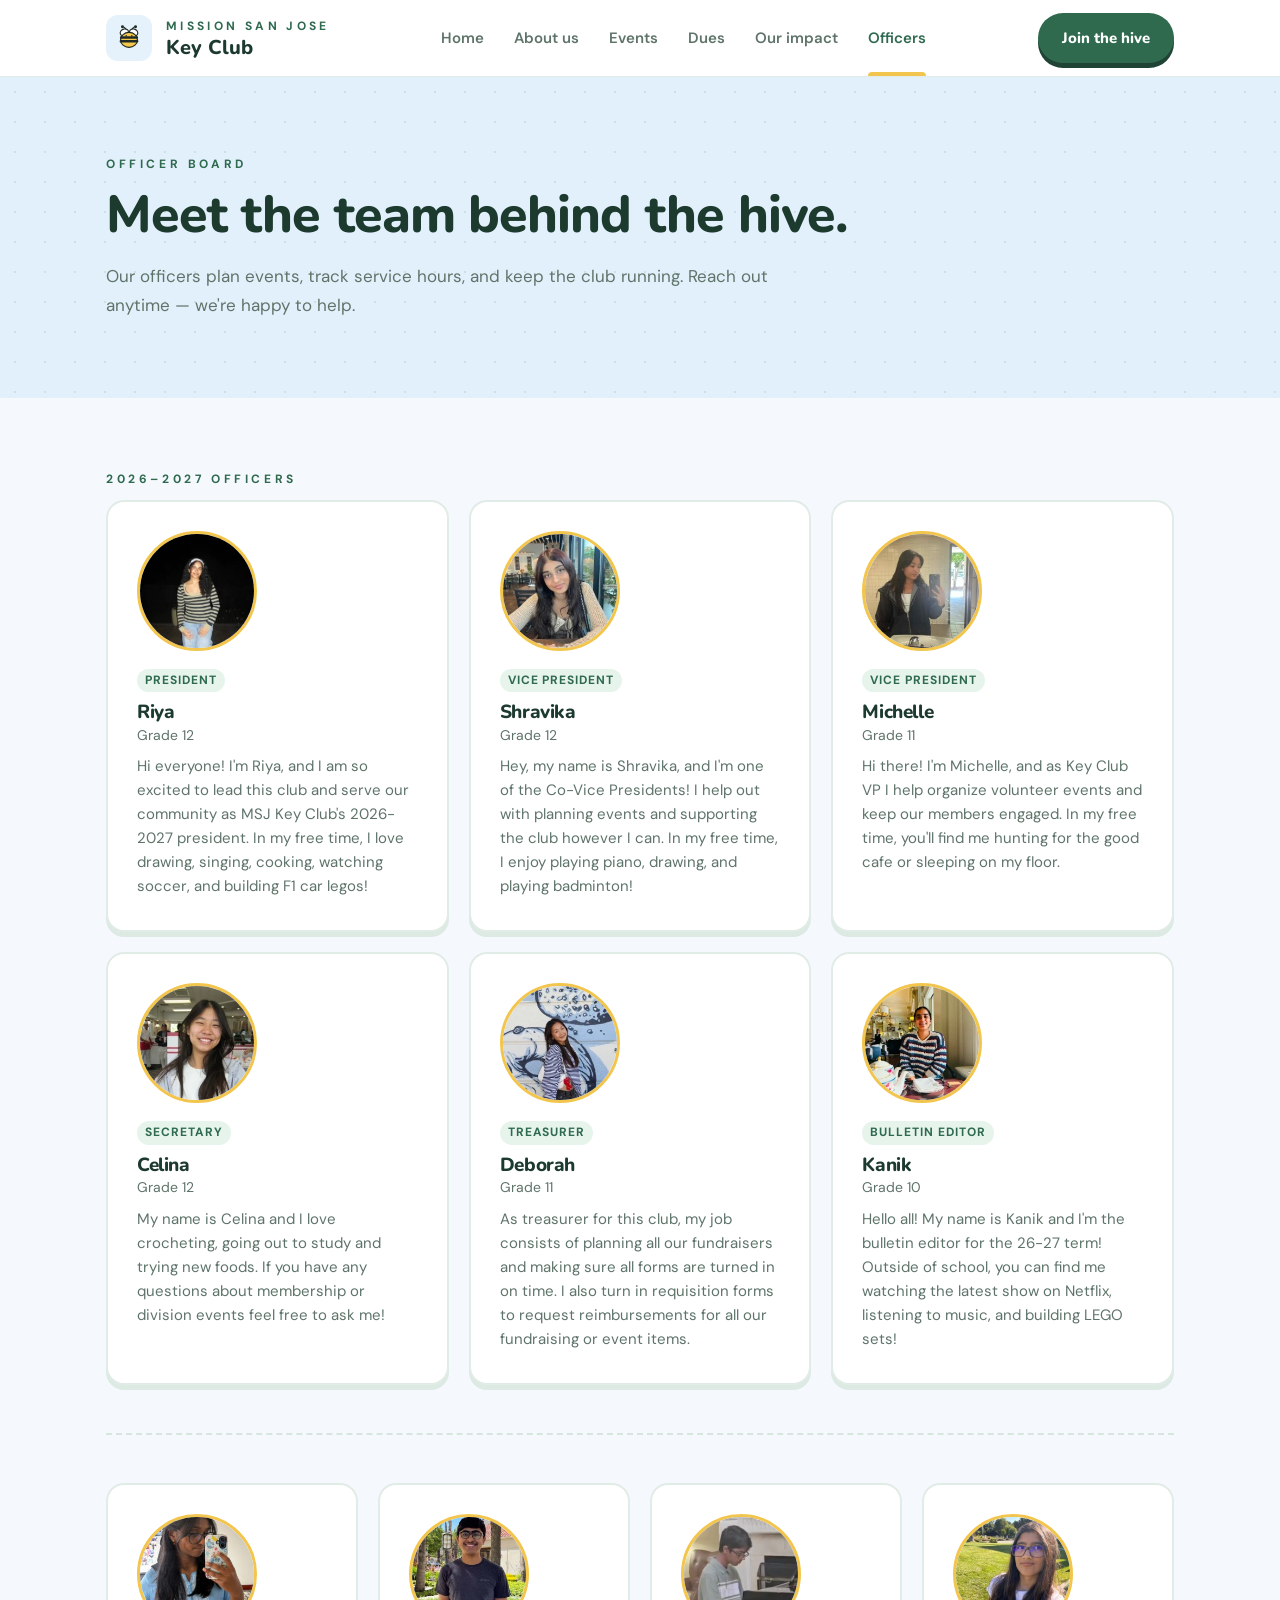
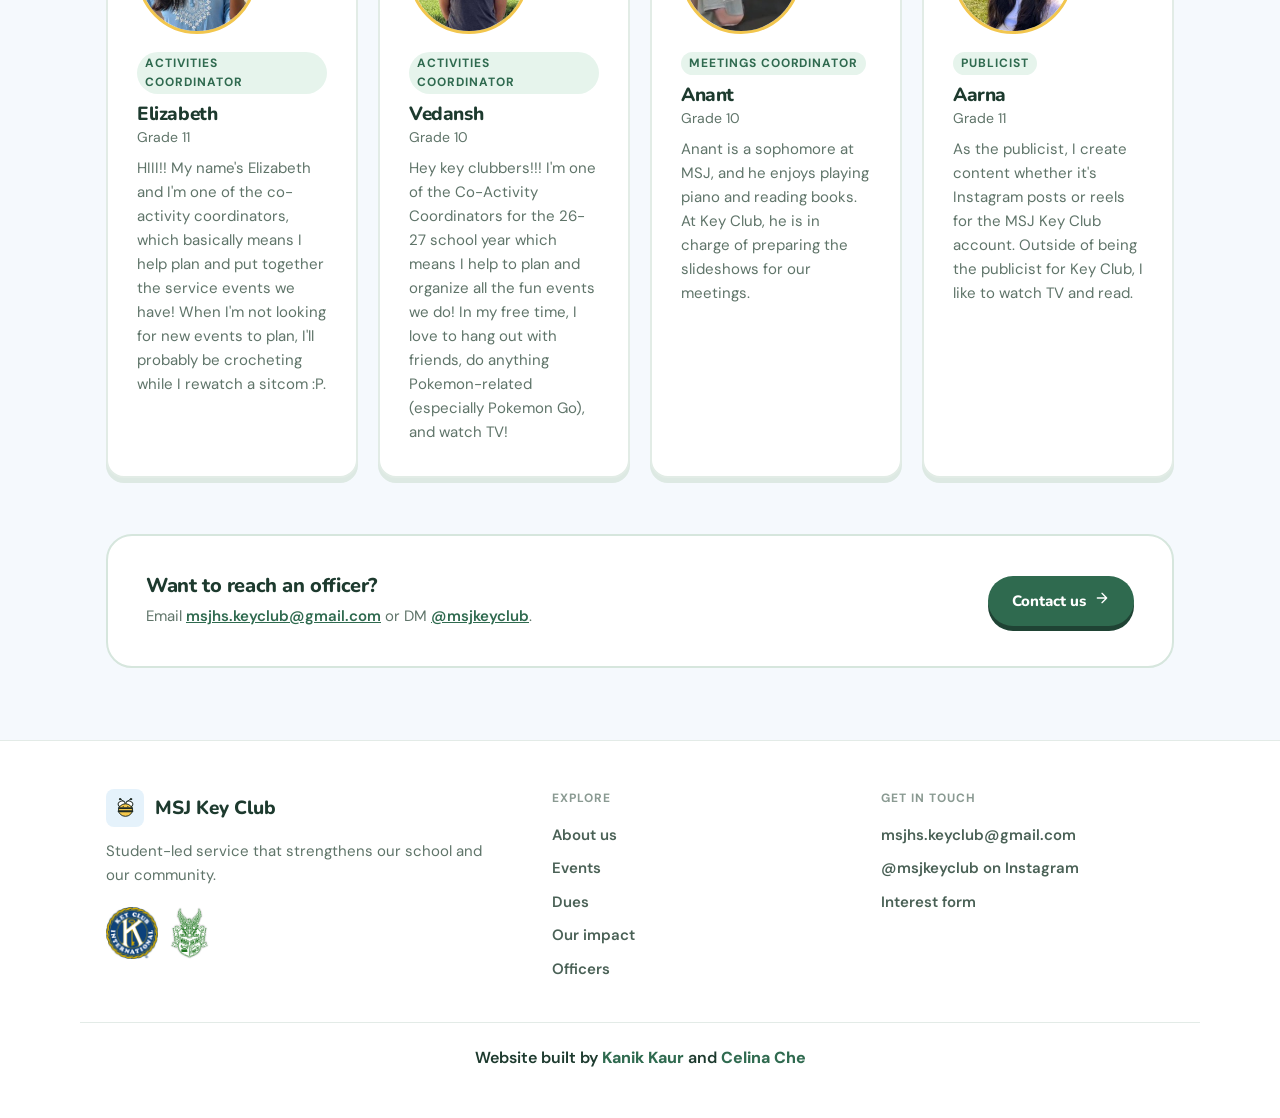
<file: officers.html>
<!doctype html>
<html lang="en">
<head>
  <meta charset="utf-8">
  <meta name="viewport" content="width=device-width, initial-scale=1">
  <title>Officers · MSJ Key Club</title>
  <link rel="icon" href="assets/bee.svg">
  <link rel="preconnect" href="https://fonts.googleapis.com"><link rel="preconnect" href="https://fonts.gstatic.com" crossorigin>
  <link href="https://fonts.googleapis.com/css2?family=DM+Sans:wght@400;500;600;700&family=Nunito:wght@700;800;900&display=swap" rel="stylesheet">
  <script>document.write('<link rel="stylesheet" href="styles.css?t=' + Math.floor(Date.now() / 60000) + '">');</script>
  <noscript><link rel="stylesheet" href="styles.css"></noscript>
</head>
<body data-page="officers">
  <main>
    <section class="hero">
      <div class="container">
        <p class="eyebrow">Officer board</p>
        <h1>Meet the team behind the hive.</h1>
        <p class="lead">Our officers plan events, track service hours, and keep the club running. Reach out anytime — we're happy to help.</p>
      </div>
    </section>

    <section class="section" style="padding-top:72px">
      <div class="container">
        <p class="eyebrow" id="officer-year">Officers</p>
        <div class="grid-3" id="executives"></div>
        <hr class="divider">
        <div class="grid-2 grid-4" id="non-executives"></div>

        <div class="cta-card reveal" style="margin-top:56px">
          <div>
            <h3>Want to reach an officer?</h3>
            <p>Email <a id="email-link"></a> or DM <a data-link-social target="_blank" rel="noopener">@msjkeyclub</a>.</p>
          </div>
          <a class="btn btn-primary" href="about.html#contact">Contact us <span data-icon="arrow"></span></a>
        </div>
      </div>
    </section>
  </main>

  <script>
    // Load the shared content/menu files fresh (at most 1 minute old) so updates show up right away
    (function () { var v = Math.floor(Date.now() / 60000);
      document.write('<script src="data.js?t=' + v + '"><\/script><script src="main.js?t=' + v + '"><\/script>'); })();
  </script>
  <script>
    const C = window.CLUB;
    const initials = (n) => n.split(/\s+/).filter(Boolean).map((w) => w[0]).slice(0, 2).join("").toUpperCase();
    document.getElementById("officer-year").textContent = `${C.officerYear} officers`;
    const cards = (list) => list.map((o) => `
      <div class="card officer reveal in">
        ${o.photo
          ? `<img class="avatar" src="${KC.esc(o.photo)}" alt="${KC.esc(o.name)}">`
          : `<div class="avatar" aria-hidden="true">${KC.esc(initials(o.name))}</div>`}
        <span class="tag" style="margin-top:18px">${KC.esc(o.role)}</span>
        <h3 style="margin-top:4px">${KC.esc(o.name)}</h3>
        ${o.grade ? `<div class="officer-grade">Grade ${KC.esc(o.grade)}</div>` : ""}
        <p style="margin-top:8px">${KC.esc(o.bio)}</p>
      </div>`).join("");
    document.getElementById("executives").innerHTML = cards(C.officers.executives);
    document.getElementById("non-executives").innerHTML = cards(C.officers.nonExecutives);
    const e = document.getElementById("email-link");
    e.href = "mailto:" + C.contact.email; e.textContent = C.contact.email;
    document.querySelectorAll("[data-link-social]").forEach((a) => (a.href = C.contact.socialUrl));
  </script>
</body>
</html>
</file>
<file: styles.css>
/* MSJ Key Club — shared styles */
:root {
  --bg: #f5f9fd;
  --hero: #e2f0fc;
  --surface: #ffffff;
  --ink: #1d3a2e;
  --muted: #5f7469;
  --green: #2f6a4f;
  --green-dark: #264d3e;
  --green-deep: #1f4334;
  --green-card: #375c4c;
  --mint: #e6f4ec;
  --mint-ink: #a8d5bd;
  --line: #d6e6dd;
  --yellow: #f2c64e;
  --bronze: #b07a4a;
  --silver: #8a9296;
  --gold: #c99a1e;
  --radius-lg: 18px;
  --radius: 13px;
  --max: 1120px;
  --font-head: "Nunito", system-ui, sans-serif;
  --font-body: "DM Sans", system-ui, sans-serif;
}

* { box-sizing: border-box; }
html { scroll-behavior: smooth; }
body {
  margin: 0;
  background: var(--bg);
  color: var(--ink);
  font-family: var(--font-body);
  font-size: 16px;
  line-height: 1.6;
  -webkit-font-smoothing: antialiased;
}
img { max-width: 100%; display: block; }
a { color: inherit; }
h1, h2, h3 { font-family: var(--font-head); font-weight: 800; line-height: 1.15; margin: 0; letter-spacing: -0.02em; }

.container { width: 100%; max-width: var(--max); margin: 0 auto; padding: 0 26px; }

/* ---------- Header ---------- */
.site-header {
  position: sticky; top: 0; z-index: 50;
  background: var(--surface);
  border-bottom: 1px solid #e3ebe7;
}
.site-header .container { display: flex; align-items: center; justify-content: space-between; height: 76px; gap: 14px; }
.brand { display: flex; align-items: center; gap: 14px; text-decoration: none; }
.brand-logo {
  width: 46px; height: 46px; border-radius: 12px;
  background: #e5f2fb; display: grid; place-items: center; flex: none;
}
.brand-logo img { width: 30px; height: 30px; }
.brand-kicker { white-space: nowrap;  font-weight: 700; font-size: 12px; letter-spacing: .28em; color: var(--green); text-transform: uppercase; }
.brand-name { font-family: var(--font-head); font-weight: 800; font-size: 20px; line-height: 1.1; }

.nav { display: flex; gap: 30px; align-items: stretch; height: 100%; }
.nav a { white-space: nowrap;
  position: relative; display: flex; align-items: center;
  text-decoration: none; font-weight: 600; font-size: 15px; color: var(--muted);
  transition: color .15s;
}
.nav a:hover { color: var(--ink); }
.nav a[aria-current="page"] { color: var(--green); }
.nav a[aria-current="page"]::after {
  content: ""; position: absolute; left: 0; right: 0; bottom: 0; height: 4px;
  background: var(--yellow); border-radius: 4px 4px 0 0;
}
.menu-toggle svg { width: 24px; height: 24px; display: block; }
.menu-toggle { display: none; background: none; border: 0; padding: 5px; cursor: pointer; color: var(--ink); }

/* ---------- Buttons ---------- */
.btn { white-space: nowrap;
  display: inline-flex; align-items: center; gap: 8px;
  font-family: var(--font-head); font-weight: 800; font-size: 15px;
  text-decoration: none; border-radius: 599px; cursor: pointer;
  padding: 13px 24px; border: 0; transition: transform .12s, box-shadow .12s;
}
.btn-primary { background: var(--green); color: #fff; box-shadow: 0 5px 0 var(--green-deep); }
.btn-primary:hover { transform: translateY(2px); box-shadow: 0 4px 0 var(--green-deep); }
.btn-primary:active { transform: translateY(5px); box-shadow: 0 0 0 var(--green-deep); }
.btn-outline { background: var(--surface); color: var(--green-dark); border: 2px solid var(--line); padding: 11px 22px; }
.btn-outline:hover { border-color: var(--green); }
.btn svg { width: 16px; height: 16px; }

/* ---------- Sections ---------- */
.eyebrow { font-weight: 700; font-size: 12px; letter-spacing: .3em; text-transform: uppercase; color: var(--green); margin: 0 0 11px; }
.lead { color: var(--muted); font-size: 17px; line-height: 1.7; max-width: 680px; margin: 17px 0 0; }

.hero {
  background-color: var(--hero);
  background-image: radial-gradient(rgba(47,106,79,.12) 1.5px, transparent 1.5px);
  background-size: 30px 30px;
  padding: 78px 0 78px;
}
.hero h1 { font-size: clamp(32px, 4.6vw, 52px); max-width: 820px; }

.section { padding: 96px 0 72px; }
.section h2 { font-size: clamp(26px, 3vw, 34px); }
.section-tint { background: #e5f1fa; }

.btn-row { display: flex; flex-wrap: wrap; gap: 16px; margin-top: 38px; }

/* ---------- Cards ---------- */
.grid-2 { display: grid; grid-template-columns: repeat(2, 1fr); gap: 20px; }
.grid-3 { display: grid; grid-template-columns: repeat(3, 1fr); gap: 20px; }
.card {
  background: var(--surface); border: 2px solid #e2ece6; border-radius: var(--radius-lg);
  padding: 29px 29px 32px; box-shadow: 0 5px 0 #dde9e3;
}
.card h3 { font-size: 19px; margin: 20px 0 8px; }
.card p { color: var(--muted); font-size: 15px; margin: 0; }
.icon-chip {
  width: 48px; height: 48px; border-radius: 11px; background: var(--mint);
  display: grid; place-items: center; color: var(--green-dark);
}
.icon-chip svg { width: 20px; height: 20px; }

/* ---------- Pledge ---------- */
.pledge {
  background: var(--green-dark); color: #fff; border-radius: 24px;
  padding: 58px 58px 66px; margin-top: 78px;
}
.pledge .eyebrow { color: var(--mint-ink); }
.pledge .bar { width: 77px; height: 5px; background: var(--yellow); border-radius: 5px; margin: 24px 0 42px; }
.pledge blockquote { margin: 0; font-family: var(--font-head); font-weight: 800; font-size: clamp(18px, 2vw, 24px); line-height: 1.7; }

/* ---------- MRP ---------- */
.steps { display: grid; gap: 24px; margin-top: 54px; }
.step { background: #fbfdfe; border-radius: 26px; padding: 38px 35px; box-shadow: 0 6px 0 #d5e6f0; }
.step .num { font-family: var(--font-head); font-weight: 800; font-size: 14px; color: var(--green); }
.step h3 { font-size: 22px; margin: 12px 0 10px; }
.step p { color: var(--muted); font-size: 16px; margin: 0; }
.cta-card {
  margin-top: 24px; background: var(--surface); border: 2px solid var(--line); border-radius: 26px;
  padding: 38px; display: flex; align-items: center; justify-content: space-between; gap: 19px; flex-wrap: wrap;
}
.cta-card h3 { font-size: 20px; }
.cta-card p { color: var(--muted); font-size: 15px; margin: 7px 0 0; max-width: 552px; }
.levels { display: flex; justify-content: center; flex-wrap: wrap; gap: 16px; margin-top: 30px; }
.level {
  font-family: var(--font-head); font-weight: 800; font-size: 15px;
  background: var(--surface); border: 2px solid var(--line); border-radius: 599px; padding: 11px 24px;
  cursor: pointer; transition: transform .12s, box-shadow .12s;
}
.level:hover, .level[aria-pressed="true"] { transform: translateY(-3px); box-shadow: 0 4px 0 var(--line); }
.level.bronze { color: var(--bronze); } .level.silver { color: var(--silver); }
.level.gold { color: var(--gold); } .level.platinum { color: var(--muted); }
.level-detail { text-align: center; color: var(--muted); font-size: 15px; margin: 17px auto 0; max-width: 480px; min-height: 1.6em; }

/* ---------- Contact ---------- */
.contact { background: var(--green-dark); color: #fff; padding: 96px 0; }
.contact .eyebrow { color: var(--mint-ink); }
.contact h2 { color: #fff; font-size: clamp(26px, 3vw, 36px); }
.contact .lead { color: #e6efe9; max-width: 560px; font-size: 17px; }
.contact-grid { margin-top: 66px; }
.contact-card { background: var(--green-card); border: 2px solid #4b6d5e; border-radius: var(--radius-lg); padding: 29px; }
.contact-card .icon-chip { background: #e5f2fb; color: var(--green-dark); }
.contact-card .label { margin-top: 18px; font-weight: 700; font-size: 12px; letter-spacing: .08em; text-transform: uppercase; color: var(--mint-ink); }
.contact-card .value { font-family: var(--font-body); font-weight: 600; font-size: 18px; margin-top: 2px; }
.contact-card a.value { text-decoration: none; }
.contact-card a.value:hover { text-decoration: underline; }

/* ---------- Events ---------- */
.filters { display: flex; flex-wrap: wrap; gap: 8px; margin-top: 30px; }
.chip {
  font: 700 14px var(--font-head); padding: 7px 16px; border-radius: 599px; cursor: pointer;
  border: 2px solid var(--line); background: var(--surface); color: var(--green-dark);
}
.chip[aria-pressed="true"] { background: var(--green); border-color: var(--green); color: #fff; }
.event-list { display: grid; gap: 17px; margin-top: 30px; }
.event {
  display: grid; grid-template-columns: 78px 1fr auto; gap: 24px; align-items: center;
  background: var(--surface); border: 2px solid #e2ece6; border-radius: var(--radius-lg); padding: 22px 26px; box-shadow: 0 5px 0 #dde9e3;
}
.event-date { text-align: center; background: var(--mint); border-radius: 13px; padding: 11px 0; }
.event-date .m { font-weight: 700; letter-spacing: .2em; text-transform: uppercase; font-size: 12px; color: var(--green); }
.event-date .d { font-family: var(--font-head); font-weight: 800; font-size: 28px; line-height: 1; }
.event h3 { font-size: 19px; }
.event .meta { display: flex; flex-wrap: wrap; gap: 5px 14px; color: var(--muted); font-size: 14px; margin-top: 6px; }
.event .meta span { display: inline-flex; align-items: center; gap: 5px; }
.event .meta svg { width: 14px; height: 14px; }
.tag { display: inline-block; font-weight: 700; font-size: 12px; letter-spacing: .08em; text-transform: uppercase; color: var(--green); background: var(--mint); border-radius: 599px; padding: 2px 8px; margin-bottom: 6px; }
.empty { color: var(--muted); font-size: 14px; text-align: center; padding: 24px; }

/* ---------- Impact ---------- */
.stat { text-align: left; }
.stat .n { font-family: var(--font-head); font-weight: 800; font-size: clamp(32px, 4vw, 44px); color: var(--green); line-height: 1; margin-top: 18px; }
.stat .l { color: var(--muted); font-size: 16px; margin-top: 8px; }
.progress { height: 11px; background: var(--mint); border-radius: 599px; overflow: hidden; margin-top: 18px; }
.progress span { display: block; height: 100%; width: 0; background: var(--yellow); border-radius: 599px; transition: width 1.4s ease; }

/* ---------- Join form ---------- */
.form { display: grid; gap: 16px; margin-top: 36px; max-width: 640px; }
.form label { display: grid; gap: 6px; font-weight: 700; font-size: 14px; }
.form input, .form select, .form textarea {
  font: 400 16px var(--font-body); color: var(--ink); padding: 11px 13px;
  border: 2px solid var(--line); border-radius: 11px; background: var(--surface);
}
.form input:focus, .form select:focus, .form textarea:focus { outline: 3px solid var(--yellow); outline-offset: 1px; }
.form-row { display: grid; grid-template-columns: 1fr 1fr; gap: 16px; }
.notice { background: var(--mint); border-radius: 13px; padding: 16px 19px; font-size: 15px; color: var(--green-dark); }

/* ---------- Footer ---------- */
.site-footer { background: var(--surface); padding: 48px 0; border-top: 1px solid #e3ebe7; }
.site-footer .container { display: grid; grid-template-columns: 1.4fr 1fr 1fr; gap: 36px; }
.footer-brand { display: flex; align-items: center; gap: 11px; font-family: var(--font-head); font-weight: 800; font-size: 19px; }
.footer-brand .brand-logo { width: 38px; height: 38px; border-radius: 8px; }
.footer-brand .brand-logo img { width: 25px; height: 25px; }
.site-footer p { color: var(--muted); font-size: 15px; max-width: 384px; margin: 12px 0 0; }
.footer-title { font-weight: 700; letter-spacing: .08em; text-transform: uppercase; color: #8a9a92; font-size: 12px; margin: 0 0 13px; }
.footer-links { list-style: none; margin: 0; padding: 0; display: grid; gap: 8px; }
.footer-links a { text-decoration: none; font-weight: 600; font-size: 15px; color: #4a6156; }
.footer-links a:hover { color: var(--green); }
.footer-meet strong { font-size: 16px; }
.footer-meet div { color: var(--muted); font-size: 15px; margin-top: 5px; }

/* ---------- Reveal ---------- */
.reveal { opacity: 0; transform: translateY(11px); transition: opacity .6s ease, transform .6s ease; }
.reveal.in { opacity: 1; transform: none; }
@media (prefers-reduced-motion: reduce) { .reveal { opacity: 1; transform: none; transition: none; } html { scroll-behavior: auto; } }

/* ---------- Responsive ---------- */
@media (max-width: 860px) {
  .container { padding: 0 16px; }
  .site-header .container { height: 68px; }
  .brand { gap: 10px; }
  .brand-logo { width: 42px; height: 42px; border-radius: 10px; } .brand-logo img { width: 28px; height: 28px; }
  .brand-kicker { font-size: 10px; } .brand-name { font-size: 18px; }
  .menu-toggle { display: block; }
  .header-cta { display: none; }
  .nav {
    display: none; position: absolute; top: 68px; left: 0; right: 0; height: auto;
    flex-direction: column; gap: 0; background: var(--surface); border-bottom: 1px solid #e3ebe7; padding: 4px 16px 14px;
  }
  .nav.open { display: flex; }
  .nav a { padding: 10px 0; font-size: 16px; }
  .nav a[aria-current="page"]::after { top: 10px; bottom: 10px; left: -16px; right: auto; width: 4px; height: auto; border-radius: 0 4px 4px 0; }
  .hero { padding: 52px 0; }
  .lead { font-size: 16px; }
  .section { padding: 60px 0 52px; }
  .grid-2, .grid-3, .form-row { grid-template-columns: 1fr; gap: 16px; }
  .card { padding: 22px; }
  .pledge { padding: 32px 22px; margin-top: 52px; }
  .pledge .bar { margin: 16px 0 24px; }
  .pledge blockquote { line-height: 1.6; }
  .steps { margin-top: 32px; gap: 18px; }
  .step { padding: 24px 22px; border-radius: 18px; }
  .cta-card { padding: 24px 22px; border-radius: 18px; }
  .contact { padding: 60px 0; } .contact-grid { margin-top: 32px; }
  .contact-card { padding: 22px; } .contact-card .value { overflow-wrap: anywhere; }
  .event { grid-template-columns: 64px 1fr; gap: 16px; padding: 18px; }
  .event .btn { grid-column: 1 / -1; justify-content: center; }
  .site-footer { padding: 40px 0; }
  .site-footer .container { grid-template-columns: 1fr; gap: 28px; }
}

/* ---------- Officers ---------- */
.avatar {
  width: 120px; height: 120px; border-radius: 50%; object-fit: cover; border: 3px solid var(--yellow);
  background: var(--mint); color: var(--green-dark);
  display: grid; place-items: center; font: 800 24px var(--font-head);
}
.officer h3 { margin-bottom: 0; }
.officer-grade { color: var(--muted); font-size: 14px; }
.grid-4 { grid-template-columns: repeat(4, 1fr); }
@media (max-width: 1080px) and (min-width: 861px) { .grid-4 { grid-template-columns: repeat(2, 1fr); } }
@media (max-width: 860px) { .grid-4 { grid-template-columns: 1fr; } }
.card p a, .cta-card p a, .step p a, .lead a { color: var(--green); font-weight: 600; }

/* ---------- Logos ---------- */
.logo-row { display: flex; align-items: center; gap: 16px; margin-bottom: 28px; }
.logo-row img { height: 84px; width: auto; object-fit: contain; }
.footer-logos { display: flex; gap: 12px; margin-top: 20px; }
.footer-logos img { height: 52px; width: auto; }

/* ---------- Goals ---------- */
.goal .n { font-family: var(--font-head); font-weight: 800; font-size: clamp(32px, 4vw, 44px); color: var(--green); line-height: 1; margin-top: 18px; }
.goal .l { font-weight: 700; font-size: 16px; margin-top: 8px; }
.goal .note { color: var(--muted); font-size: 14px; margin-top: 2px; }
.goal .progress-text { color: var(--muted); font-size: 13px; margin-top: 8px; }
.attend { display: grid; grid-template-columns: repeat(4, 1fr); gap: 20px; margin-top: 28px; }
.attend .card { text-align: center; }
.attend .people { font-family: var(--font-head); font-weight: 800; font-size: 40px; color: var(--green); line-height: 1; }
.attend .ev { font-family: var(--font-head); font-weight: 800; font-size: 19px; margin-top: 10px; }
.attend .sub { color: var(--muted); font-size: 14px; margin-top: 4px; }
@media (max-width: 860px) { .attend { grid-template-columns: repeat(2, 1fr); gap: 14px; } }
.divider { border: 0; border-top: 2px dashed var(--line); margin: 48px 0; }

/* ---------- Impact photo cards ---------- */
.impact-card { padding: 0; overflow: hidden; display: flex; flex-direction: column; }
.impact-card img { width: 100%; aspect-ratio: 4 / 3; object-fit: cover; }
.impact-body { padding: 22px 24px 26px; }
.impact-body h3 { margin: 6px 0 6px; }
[hidden] { display: none !important; }

/* ---------- Google Calendar embed ---------- */
.cal-frame { background: var(--surface); border: 2px solid #e2ece6; border-radius: var(--radius-lg); padding: 14px; box-shadow: 0 5px 0 #dde9e3; overflow: hidden; }
.cal-frame iframe { display: block; width: 100%; border: 0; border-radius: 10px; }
#next-events .empty, #calendar .empty { background: var(--surface); border: 2px dashed var(--line); border-radius: var(--radius-lg); }

/* ---------- Impact gallery ---------- */
.gallery { columns: 3 260px; column-gap: 16px; }
.gallery-item { display: block; width: 100%; margin: 0 0 16px; padding: 0; border: 0; background: none; cursor: zoom-in; break-inside: avoid; border-radius: 14px; overflow: hidden; box-shadow: 0 5px 0 #dde9e3; }
.gallery-item img { width: 100%; height: auto; display: block; transition: transform .3s ease; }
.gallery-item:hover img { transform: scale(1.03); }
.gallery-item:focus-visible { outline: 3px solid var(--yellow); outline-offset: 2px; }
.lightbox { border: 0; padding: 0; background: transparent; max-width: min(92vw, 1100px); max-height: 92vh; }
.lightbox::backdrop { background: rgba(15, 30, 24, .85); }
.lightbox img { max-width: 100%; max-height: 82vh; display: block; margin: 0 auto; border-radius: 14px; }
.lightbox-caption { color: #fff; text-align: center; margin: 12px 0 0; font-size: 15px; }
.lightbox-close { position: fixed; top: 16px; right: 20px; width: 44px; height: 44px; border-radius: 50%; border: 0; background: #fff; color: var(--ink); font-size: 28px; line-height: 1; cursor: pointer; }
@media (max-width: 860px) { .gallery { columns: 2 140px; column-gap: 10px; } .gallery-item { margin-bottom: 10px; } }

/* ---------- Footer credit ---------- */
.site-footer .footer-credit { display: block; margin-top: 40px; padding-top: 22px; border-top: 1px solid #e3ebe7; color: var(--ink); font-size: 16px; font-weight: 600; text-align: center; }
.site-footer .footer-credit strong { color: var(--green); font-weight: 800; }
</file>
